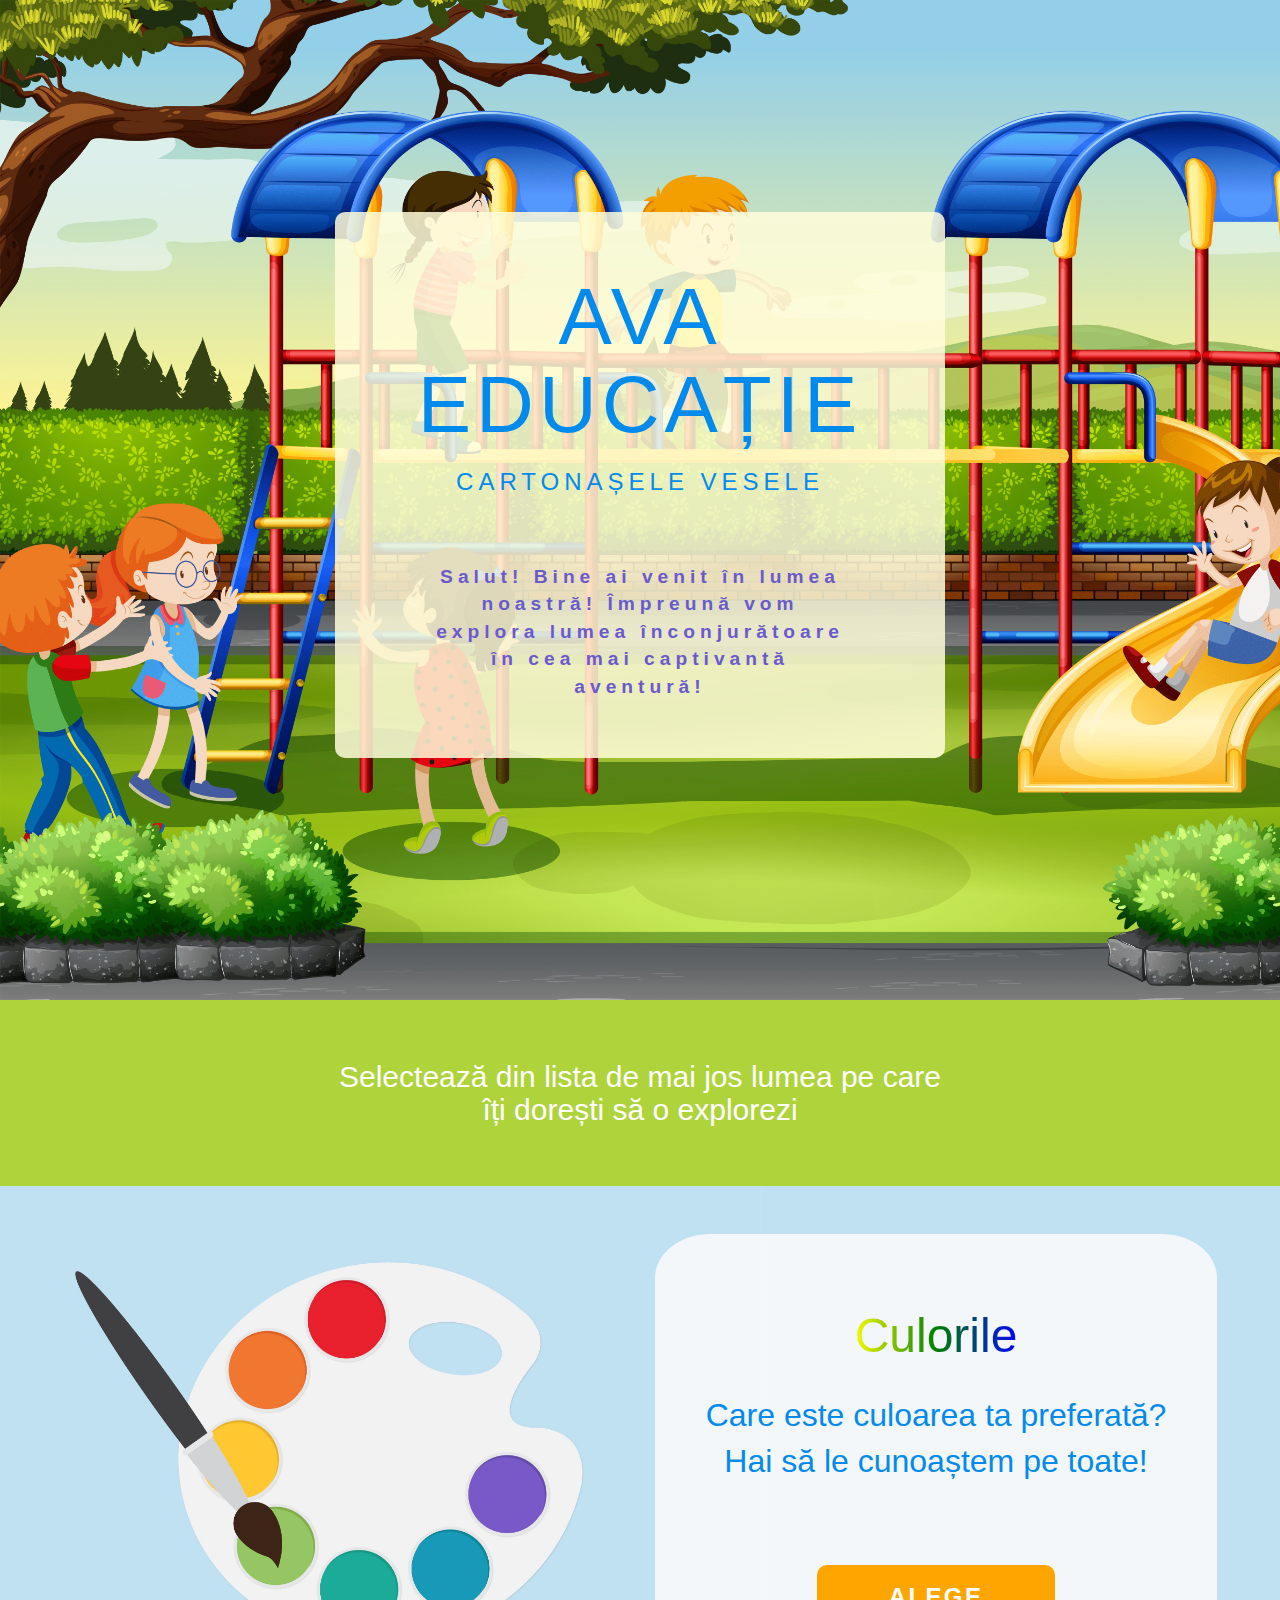
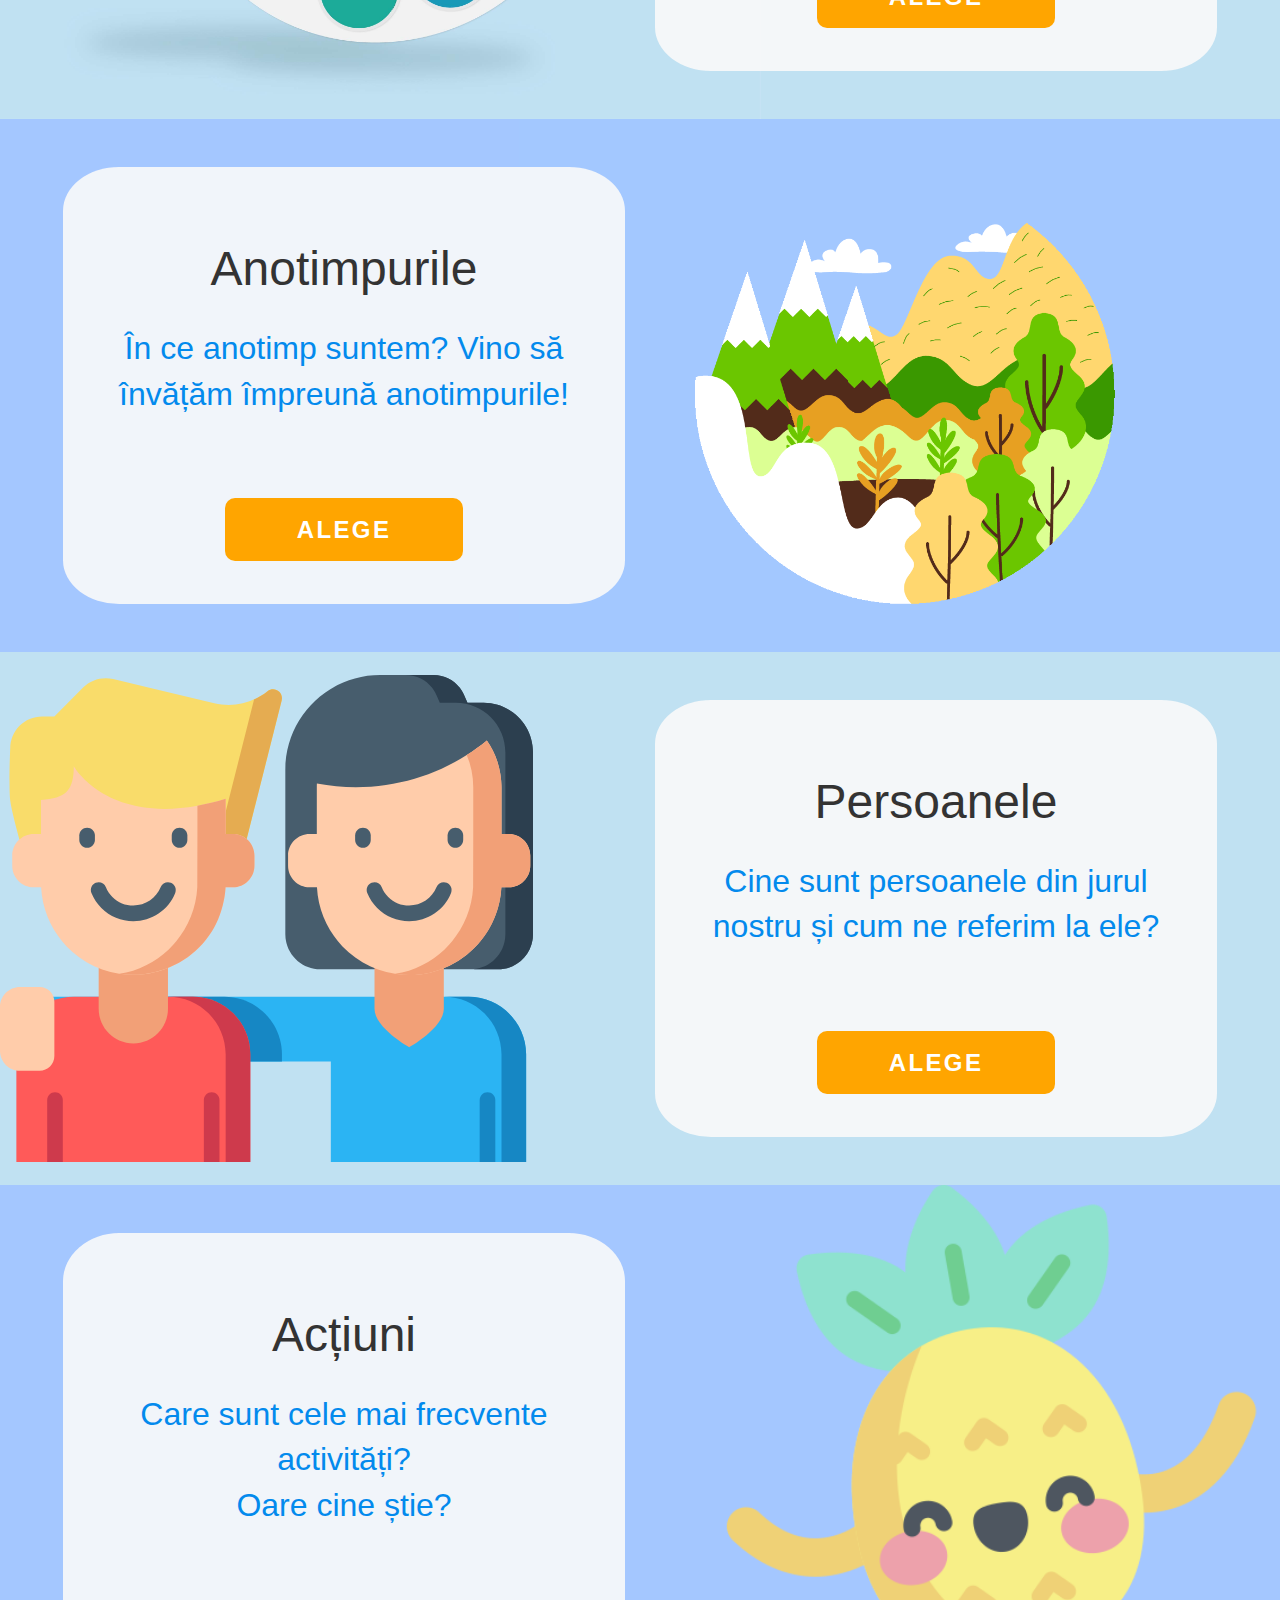
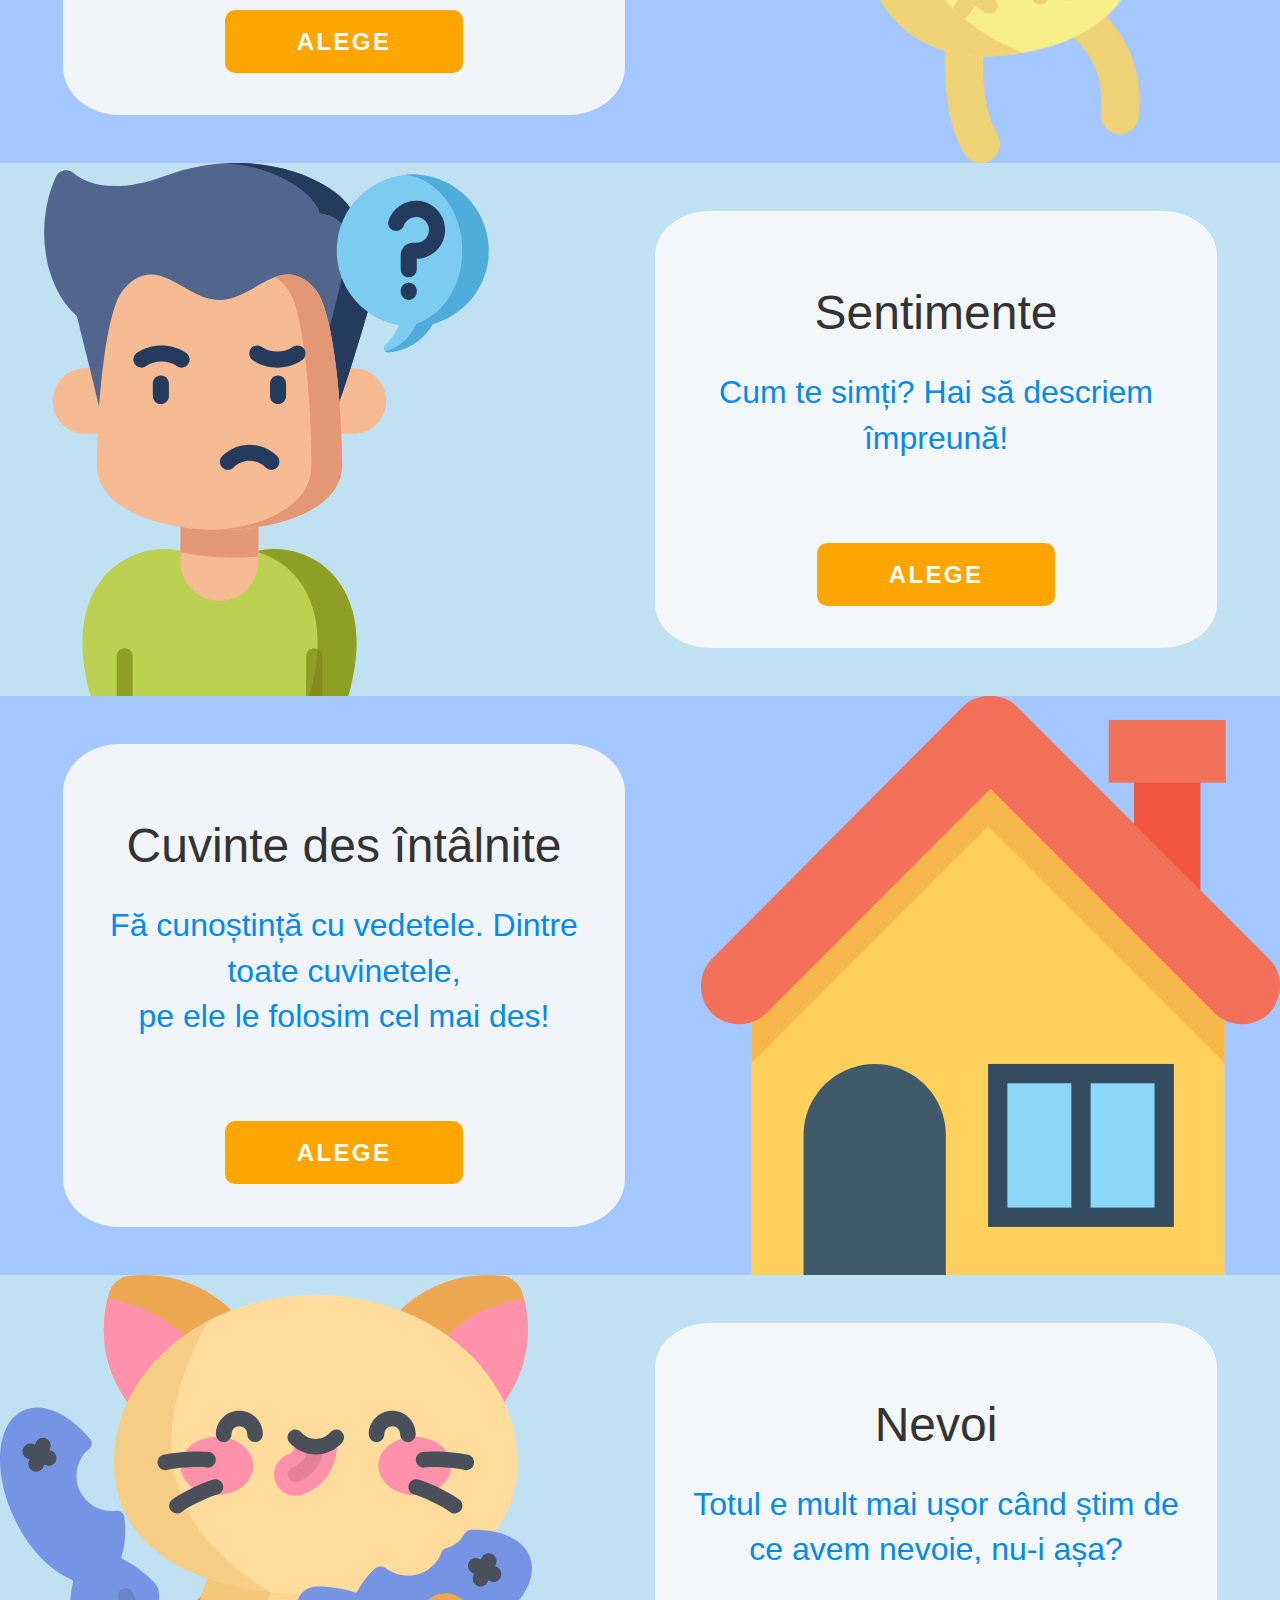
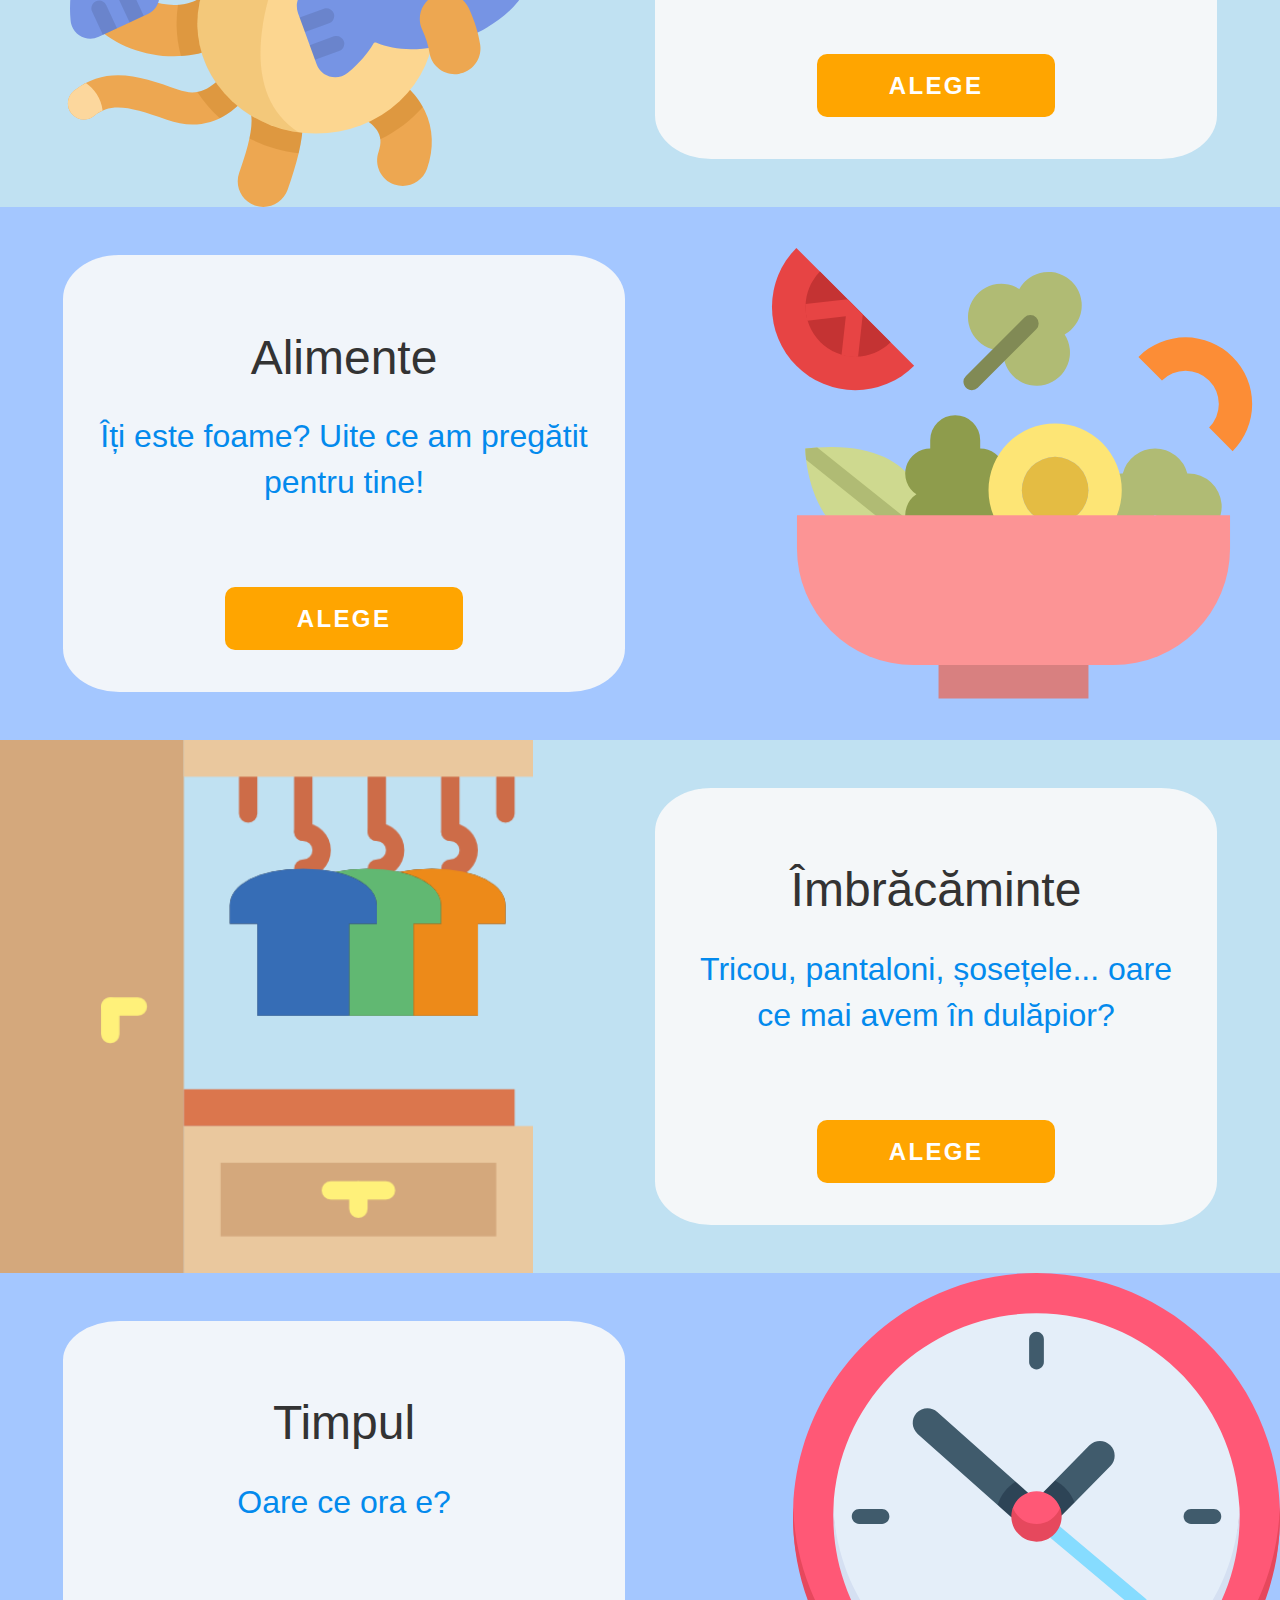
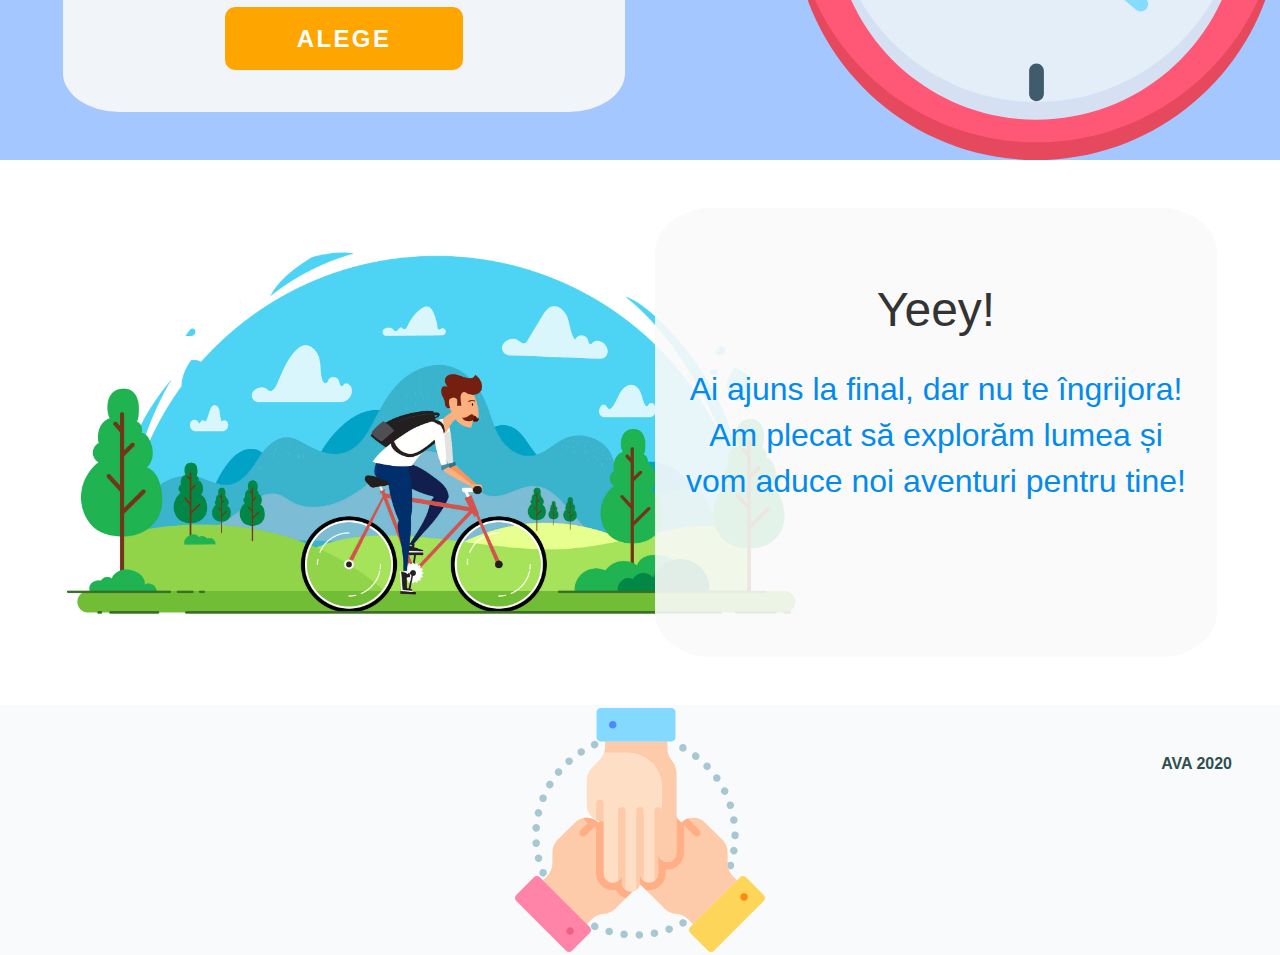
<file: index.html>
<!DOCTYPE html>
<html lang="en">
<head>
  <title>AVA Educație</title>
  <meta charset="utf-8">
  <meta name="viewport" content="width=device-width, initial-scale=1">
  <link rel="stylesheet" href="https://maxcdn.bootstrapcdn.com/bootstrap/3.4.1/css/bootstrap.min.css">
  <script src="https://ajax.googleapis.com/ajax/libs/jquery/3.4.1/jquery.min.js"></script>
  <script src="https://maxcdn.bootstrapcdn.com/bootstrap/3.4.1/js/bootstrap.min.js"></script>
  <link rel="icon" href="resources/general/favicon.ico">
  <link rel="stylesheet" href="styles/main.css">
</head>
<body>

<div class="intro">
  <div class="row">
    <div class="col-md-6 col-md-offset-3 intro-container">
      <div class="intro-text">
        <h1>AVA Educație</h1>
        <h3>Cartonașele Vesele</h3>
        <p>Salut! Bine ai venit în lumea noastră! Împreună vom explora lumea înconjurătoare în cea mai captivantă aventură! </p>
      </div>
    </div>
  </div>
</div>

<h2 class="page-note">Selectează din lista de mai jos lumea pe care <br> îți dorești să o explorezi</h2>

<div class="content-container">
  <div class="row section-colours">
    <div class="col-sm-6 col-xs-12 col-sm-offset-6">
      <div class="category-container">
        <h3 class="rainbow-text">Culorile</h3>
        <p>Care este culoarea ta preferată? Hai să le cunoaștem pe toate!</p>
        <a href="pages/colors.html">Alege</a>
      </div>
    </div>
  </div>
  <div class="row section-seasons">
    <div class="col-sm-6 col-xs-12">
      <div class="category-container">
        <h3>Anotimpurile</h3>
        <p>În ce anotimp suntem? Vino să învățăm împreună anotimpurile!</p>
        <a href="pages/seasons.html">Alege</a>
      </div>
    </div>
  </div>
  <div class="row section-pronouns">
    <div class="col-sm-6 col-xs-12 col-sm-offset-6">
      <div class="category-container">
        <h3>Persoanele</h3>
        <p>Cine sunt persoanele din jurul nostru și cum ne referim la ele?</p>
        <a href="pages/pronouns.html">Alege</a>
      </div>
    </div>
  </div>
  <div class="row section-actions">
    <div class="col-sm-6 col-xs-12">
      <div class="category-container">
        <h3>Acțiuni</h3>
        <p>Care sunt cele mai frecvente activități? <br> Oare cine știe?</p>
        <a href="pages/actions.html">Alege</a>
      </div>
    </div>
  </div>
  <div class="row section-feelings">
    <div class="col-sm-6 col-xs-12 col-sm-offset-6">
      <div class="category-container">
        <h3>Sentimente</h3>
        <p>Cum te simți? Hai să descriem împreună!</p>
        <a href="pages/feelings.html">Alege</a>
      </div>
    </div>
  </div>
  <div class="row section-words">
    <div class="col-sm-6 col-xs-12">
      <div class="category-container">
        <h3>Cuvinte des întâlnite</h3>
        <p>Fă cunoștință cu vedetele. Dintre toate cuvinetele,<br> pe ele le folosim cel mai des!</p>
        <a href="pages/words.html">Alege</a>
      </div>
    </div>
  </div>
  <div class="row section-needs">
    <div class="col-sm-6 col-xs-12 col-sm-offset-6">
      <div class="category-container">
        <h3>Nevoi</h3>
        <p>Totul e mult mai ușor când știm de ce avem nevoie, nu-i așa?</p>
        <a href="pages/needs.html">Alege</a>
      </div>
    </div>
  </div>
  <div class="row section-food">
    <div class="col-sm-6 col-xs-12">
      <div class="category-container">
        <h3>Alimente</h3>
        <p>Îți este foame? Uite ce am pregătit pentru tine!</p>
        <a href="pages/food.html">Alege</a>
      </div>
    </div>
  </div>
  <div class="row section-clothes">
    <div class="col-sm-6 col-xs-12 col-sm-offset-6">
      <div class="category-container">
        <h3>Îmbrăcăminte</h3>
        <p>Tricou, pantaloni, șosețele... oare ce mai avem în dulăpior?</p>
        <a href="pages/clothes.html">Alege</a>
      </div>
    </div>
  </div>
  <div class="row section-time">
    <div class="col-sm-6 col-xs-12">
      <div class="category-container">
        <h3>Timpul</h3>
        <p>Oare ce ora e?</p>
        <a href="pages/time.html">Alege</a>
      </div>
    </div>
  </div>
  <div class="row section-search">
    <div class="col-sm-6 col-xs-12 col-sm-offset-6">
      <div class="category-container">
        <h3>Yeey!</h3>
        <p>Ai ajuns la final, dar nu te îngrijora! Am plecat să explorăm lumea și <br> vom aduce noi aventuri pentru tine!</p>
      </div>
    </div>
  </div>
</div>

<div class="footer">
  <p>AVA 2020</p>
</div>

</body>
</html>
</file>
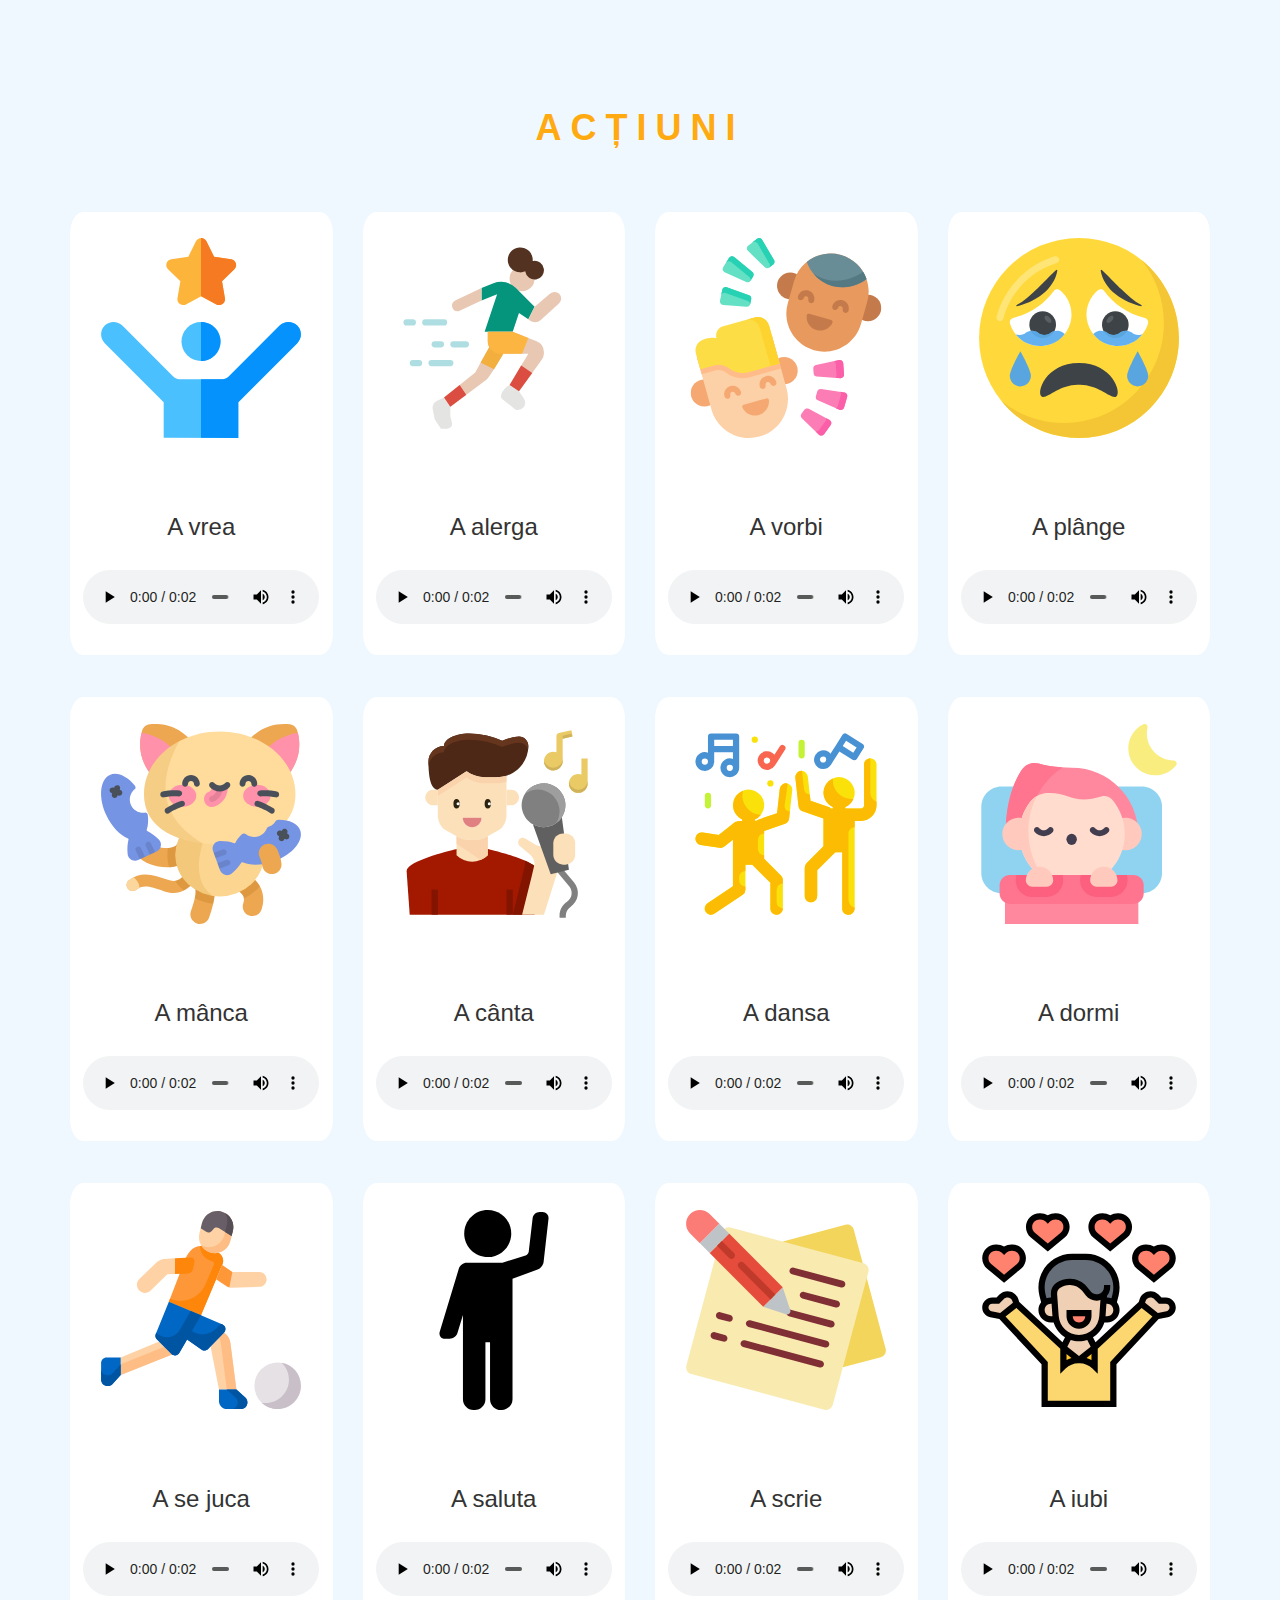
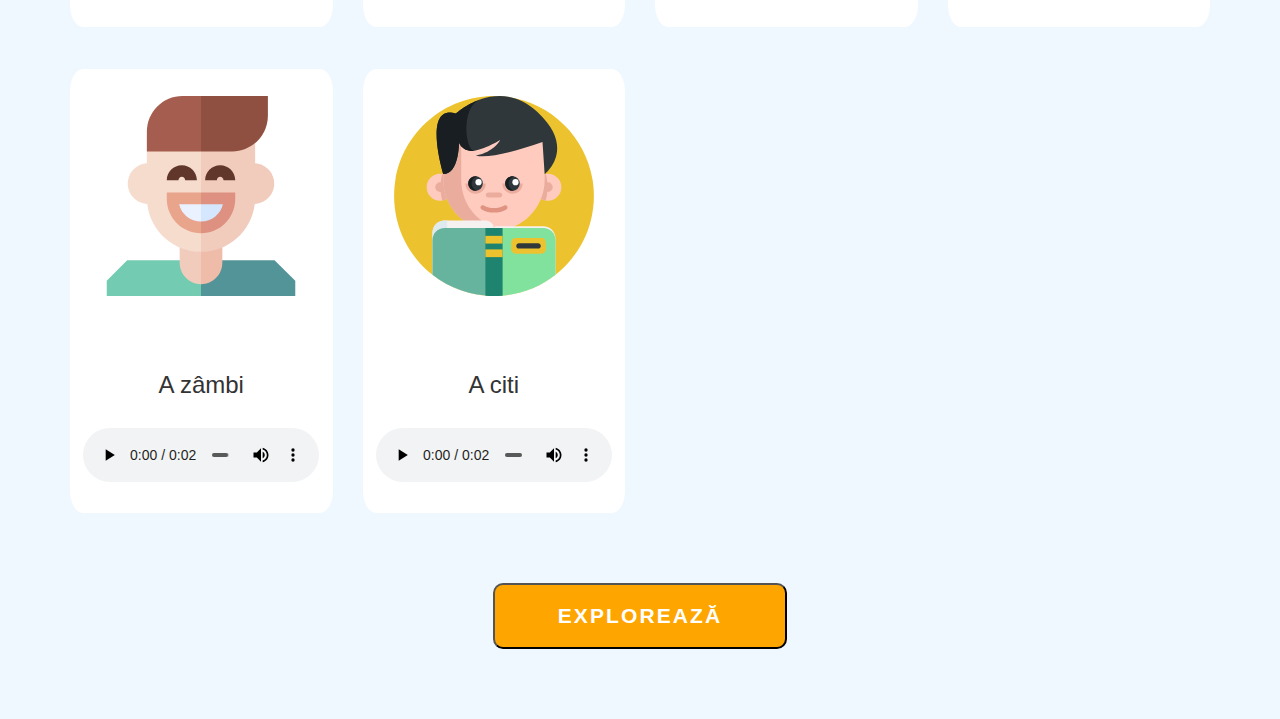
<file: pages/actions.html>
<!DOCTYPE html>
<html lang="en" dir="ltr">

<head>
  <meta charset="utf-8">
  <title>Acțiuni</title>
  <meta charset="utf-8">
  <meta name="viewport" content="width=device-width, initial-scale=1">
  <link rel="stylesheet" href="https://maxcdn.bootstrapcdn.com/bootstrap/3.4.1/css/bootstrap.min.css">
  <script src="https://ajax.googleapis.com/ajax/libs/jquery/3.4.1/jquery.min.js"></script>
  <script src="https://maxcdn.bootstrapcdn.com/bootstrap/3.4.1/js/bootstrap.min.js"></script>
  <link rel="stylesheet" href="../styles/default-style-page.css">
  <link rel="stylesheet" href="../styles/explore.css">
  <link rel="icon" href="../resources/general/favicon.ico">
  <script src="../js/main.js"></script>
</head>

<body>
  <h1>Acțiuni</h1>

      <div class="container">
        <div class="row">
          <div class="col-sm-3">
            <div class="flashcard-container">
              <img src="../resources/flashcards/actions/wish.svg" alt="a vrea">
              <h3>A vrea</h3>
               <audio controls class="mp3-player">
                 <source src="../resources/sounds/actions/a-vrea.mp3" type="audio/mp3">
                 Browser-ul tău nu suportă elemente audio.
              </audio>
            </div>
          </div>
          <div class="col-sm-3">
            <div class="flashcard-container">
              <img src="../resources/flashcards/actions/run.svg" alt="a alerga">
              <h3>A alerga</h3>
              <audio controls class="mp3-player">
                <source src="../resources/sounds/actions/a-alerga.mp3" type="audio/mp3">
                Browser-ul tău nu suportă elemente audio.
             </audio>
            </div>
          </div>
          <div class="col-sm-3">
            <div class="flashcard-container">
              <img src="../resources/flashcards/actions/speak.svg" alt="a vorbi">
              <h3>A vorbi</h3>
              <audio controls class="mp3-player">
                <source src="../resources/sounds/actions/a-vorbi.mp3" type="audio/mp3">
                Browser-ul tău nu suportă elemente audio.
             </audio>
            </div>
          </div>
          <div class="col-sm-3">
            <div class="flashcard-container">
              <img src="../resources/flashcards/actions/cry.svg" alt="a plange">
              <h3>A plânge</h3>
              <audio controls class="mp3-player">
                <source src="../resources/sounds/actions/a-plange.mp3" type="audio/mp3">
                Browser-ul tău nu suportă elemente audio.
             </audio>
            </div>
          </div>
        </div>

        <div class="row">
          <div class="col-sm-3">
            <div class="flashcard-container">
              <img src="../resources/flashcards/actions/eat.svg" alt="a manca">
              <h3>A mânca</h3>
              <audio controls class="mp3-player">
                <source src="../resources/sounds/actions/a-manca.mp3" type="audio/mp3">
                Browser-ul tău nu suportă elemente audio.
             </audio>
            </div>
          </div>
          <div class="col-sm-3">
            <div class="flashcard-container">
              <img src="../resources/flashcards/actions/sing.svg" alt="a canta">
              <h3>A cânta</h3>
              <audio controls class="mp3-player">
                <source src="../resources/sounds/actions/a-canta.mp3" type="audio/mp3">
                Browser-ul tău nu suportă elemente audio.
             </audio>
            </div>
          </div>
          <div class="col-sm-3">
            <div class="flashcard-container">
              <img src="../resources/flashcards/actions/dance.svg" alt="a dansa">
              <h3>A dansa</h3>
              <audio controls class="mp3-player">
                <source src="../resources/sounds/actions/a-dansa.mp3" type="audio/mp3">
                Browser-ul tău nu suportă elemente audio.
             </audio>
            </div>
          </div>
          <div class="col-sm-3">
            <div class="flashcard-container">
              <img src="../resources/flashcards/actions/sleep.svg" alt="a dormi">
              <h3>A dormi</h3>
              <audio controls class="mp3-player">
                <source src="../resources/sounds/actions/a-dormi.mp3" type="audio/mp3">
                Browser-ul tău nu suportă elemente audio.
             </audio>
            </div>
          </div>
        </div>

        <div class="row">
          <div class="col-sm-3">
            <div class="flashcard-container">
              <img src="../resources/flashcards/actions/play.svg" alt="a se juca">
              <h3>A se juca</h3>
              <audio controls class="mp3-player">
                <source src="../resources/sounds/actions/a-se-juca.mp3" type="audio/mp3">
                Browser-ul tău nu suportă elemente audio.
             </audio>
            </div>
          </div>
          <div class="col-sm-3">
            <div class="flashcard-container">
              <img src="../resources/flashcards/actions/wave.svg" alt="a saluta">
              <h3>A saluta</h3>
              <audio controls class="mp3-player">
                <source src="../resources/sounds/actions/a-saluta.mp3" type="audio/mp3">
                Browser-ul tău nu suportă elemente audio.
             </audio>
            </div>
          </div>
          <div class="col-sm-3">
            <div class="flashcard-container">
              <img src="../resources/flashcards/actions/write.svg" alt="a scrie">
              <h3>A scrie</h3>
              <audio controls class="mp3-player">
                <source src="../resources/sounds/actions/a-scrie.mp3" type="audio/mp3">
                Browser-ul tău nu suportă elemente audio.
             </audio>
            </div>
          </div>
          <div class="col-sm-3">
            <div class="flashcard-container">
              <img src="../resources/flashcards/actions/love.svg" alt="a iubi">
              <h3>A iubi</h3>
              <audio controls class="mp3-player">
                <source src="../resources/sounds/actions/a-iubi.mp3" type="audio/mp3">
                Browser-ul tău nu suportă elemente audio.
             </audio>
            </div>
          </div>
        </div>

        <div class="row">
          <div class="col-sm-3">
            <div class="flashcard-container">
              <img src="../resources/flashcards/actions/smile.svg" alt="a zambi">
              <h3>A zâmbi</h3>
              <audio controls class="mp3-player">
                <source src="../resources/sounds/actions/a-zambi.mp3" type="audio/mp3">
                Browser-ul tău nu suportă elemente audio.
             </audio>
            </div>
          </div>
          <div class="col-sm-3">
            <div class="flashcard-container">
              <img src="../resources/flashcards/actions/read.svg" alt="a citi">
              <h3>A citi</h3>
              <audio controls class="mp3-player">
                <source src="../resources/sounds/actions/a-citi.mp3" type="audio/mp3">
                Browser-ul tău nu suportă elemente audio.
             </audio>
            </div>
          </div>
        </div>

        <div class="row explore-button-container ">
          <div class="col-md-10 col-md-offset-1">
            <button type="button" name="exploreaza" class="explore-button" onClick="showExploreContainer()">Explorează</button>

            <div id="documents-container" style="display: none;">
              <p>Selectează din lista de mai jos fișa de lucru pe care îți dorești să o descarci:</p>
              <a href="../resources/worksheets/actions/pdf/Actiuni-Planse-de-colorat.pdf" download="Actiuni-Planse-de-colorat.pdf" target="_blank">Planșe de colorat</a><br/>
              <a href="../resources/worksheets/actions/pdf/Actiuni-Potriveste-Imaginile.pdf" download="Actiuni-Potriveste-Imaginile.pdf" target="_blank">Potrivește imaginile</a><br/>
              <a href="../resources/worksheets/actions/pdf/Actiuni-Banca-de-cuvinte.pdf" download="Actiuni-Banca-de-cuvinte.pdf" target="_blank">Banca de cuvinte</a><br/>
              <a href="../resources/worksheets/actions/pdf/Actiuni-Banca-de-imagini.pdf" download="Actiuni-Banca-de-imagini.pdf" target="_blank">Banca de imagini</a><br/>
            </div>
          </div>
        </div>
      </div>
</body>

</html>
</file>
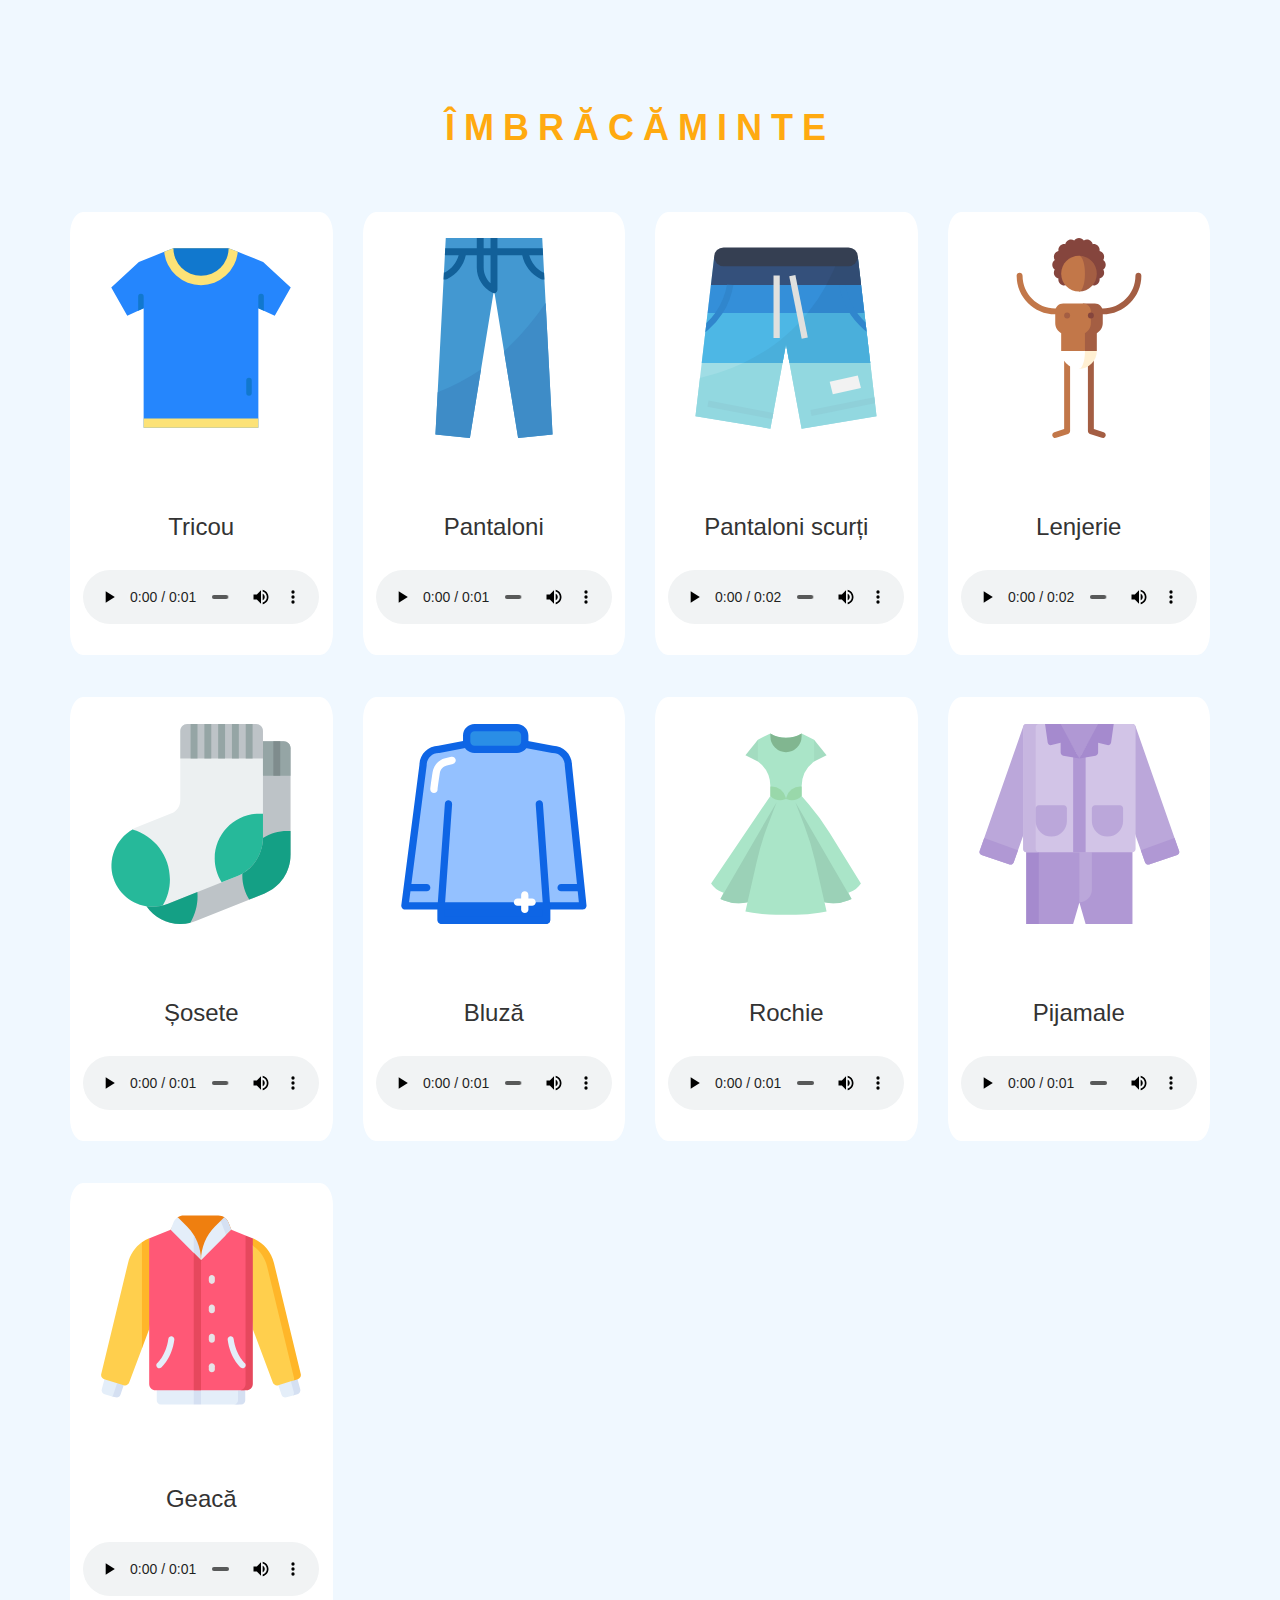
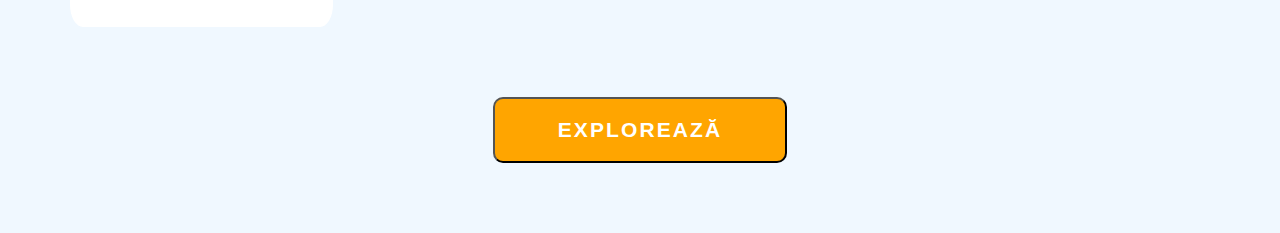
<file: pages/clothes.html>
<!DOCTYPE html>
<html lang="en" dir="ltr">

<head>
  <meta charset="utf-8">
  <title>Îmbrăcăminte</title>
  <meta charset="utf-8">
  <meta name="viewport" content="width=device-width, initial-scale=1">
  <link rel="stylesheet" href="https://maxcdn.bootstrapcdn.com/bootstrap/3.4.1/css/bootstrap.min.css">
  <script src="https://ajax.googleapis.com/ajax/libs/jquery/3.4.1/jquery.min.js"></script>
  <script src="https://maxcdn.bootstrapcdn.com/bootstrap/3.4.1/js/bootstrap.min.js"></script>
  <link rel="stylesheet" href="../styles/default-style-page.css">
  <link rel="stylesheet" href="../styles/explore.css">
  <link rel="icon" href="../resources/general/favicon.ico">
  <script src="../js/main.js"></script>
</head>

<body>
  <h1>Îmbrăcăminte</h1>

      <div class="container">
        <div class="row">
          <div class="col-sm-3">
            <div class="flashcard-container">
              <img src="../resources/flashcards/clothes/shirt.svg" alt="tricou">
              <h3>Tricou</h3>
              <audio controls class="mp3-player">
                <source src="../resources/sounds/clothes/tricou.mp3" type="audio/mp3">
                Browser-ul tău nu suportă elemente audio.
             </audio>
            </div>
          </div>
          <div class="col-sm-3">
            <div class="flashcard-container">
              <img src="../resources/flashcards/clothes/jeans.svg" alt="pantaloni">
              <h3>Pantaloni</h3>
              <audio controls class="mp3-player">
                <source src="../resources/sounds/clothes/pantaloni.mp3" type="audio/mp3">
                Browser-ul tău nu suportă elemente audio.
             </audio>
            </div>
          </div>
          <div class="col-sm-3">
            <div class="flashcard-container">
              <img src="../resources/flashcards/clothes/swimwear.svg" alt="pantaloni scurti">
              <h3>Pantaloni scurți</h3>
              <audio controls class="mp3-player">
                <source src="../resources/sounds/clothes/pantaloni-scurti.mp3" type="audio/mp3">
                Browser-ul tău nu suportă elemente audio.
             </audio>
            </div>
          </div>
          <div class="col-sm-3">
            <div class="flashcard-container">
              <img src="../resources/flashcards/clothes/underwear.svg" alt="lenjerie">
              <h3>Lenjerie</h3>
              <audio controls class="mp3-player">
                <source src="../resources/sounds/clothes/lenjerie.mp3" type="audio/mp3">
                Browser-ul tău nu suportă elemente audio.
             </audio>
            </div>
          </div>
        </div>

        <div class="row">
          <div class="col-sm-3">
            <div class="flashcard-container">
              <img src="../resources/flashcards/clothes/socks.svg" alt="sosete">
              <h3>Șosete</h3>
              <audio controls class="mp3-player">
                <source src="../resources/sounds/clothes/sosete.mp3" type="audio/mp3">
                Browser-ul tău nu suportă elemente audio.
             </audio>
            </div>
          </div>
          <div class="col-sm-3">
            <div class="flashcard-container">
              <img src="../resources/flashcards/clothes/blouse.svg" alt="bluza">
              <h3>Bluză</h3>
              <audio controls class="mp3-player">
                <source src="../resources/sounds/clothes/bluza.mp3" type="audio/mp3">
                Browser-ul tău nu suportă elemente audio.
             </audio>
            </div>
          </div>
          <div class="col-sm-3">
            <div class="flashcard-container">
              <img src="../resources/flashcards/clothes/dress.svg" alt="rochie">
              <h3>Rochie</h3>
              <audio controls class="mp3-player">
                <source src="../resources/sounds/clothes/rochie.mp3" type="audio/mp3">
                Browser-ul tău nu suportă elemente audio.
             </audio>
            </div>
          </div>
          <div class="col-sm-3">
            <div class="flashcard-container">
              <img src="../resources/flashcards/clothes/pijama.svg" alt="pijamale">
              <h3>Pijamale</h3>
              <audio controls class="mp3-player">
                <source src="../resources/sounds/clothes/pijamale.mp3" type="audio/mp3">
                Browser-ul tău nu suportă elemente audio.
             </audio>
            </div>
          </div>
        </div>

        <div class="row">
          <div class="col-sm-3">
            <div class="flashcard-container">
              <img src="../resources/flashcards/clothes/jacket.svg" alt="geaca">
              <h3>Geacă</h3>
              <audio controls class="mp3-player">
                <source src="../resources/sounds/clothes/geaca.mp3" type="audio/mp3">
                Browser-ul tău nu suportă elemente audio.
             </audio>
            </div>
          </div>
        </div>

        <div class="row explore-button-container ">
          <div class="col-md-10 col-md-offset-1">
            <button type="button" name="exploreaza" class="explore-button" onClick="showExploreContainer()">Explorează</button>

            <div id="documents-container" style="display: none;">
              <p>Selectează din lista de mai jos fișa de lucru pe care îți dorești să o descarci:</p>
              <a href="../resources/worksheets/clothes/pdf/Imbracaminte-Planse-de-colorat.pdf" download="Imbracaminte-Planse-de-colorat.pdf" target="_blank">Planșe de colorat</a><br/>
              <a href="../resources/worksheets/clothes/pdf/Imbracaminte-Potriveste-Imaginile.pdf" download="Imbracaminte-Potriveste-Imaginile.pdf" target="_blank">Potrivește imaginile</a><br/>
              <a href="../resources/worksheets/clothes/pdf/Imbracaminte-Banca-de-cuvinte.pdf" download="Imbracaminte-Banca-de-cuvinte.pdf" target="_blank">Banca de cuvinte</a><br/>
              <a href="../resources/worksheets/clothes/pdf/Imbracaminte-Banca-de-imagini.pdf" download="Imbracaminte-Banca-de-imagini.pdf" target="_blank">Banca de imagini</a><br/>
            </div>
          </div>
        </div>
      </div>
</body>

</html>
</file>
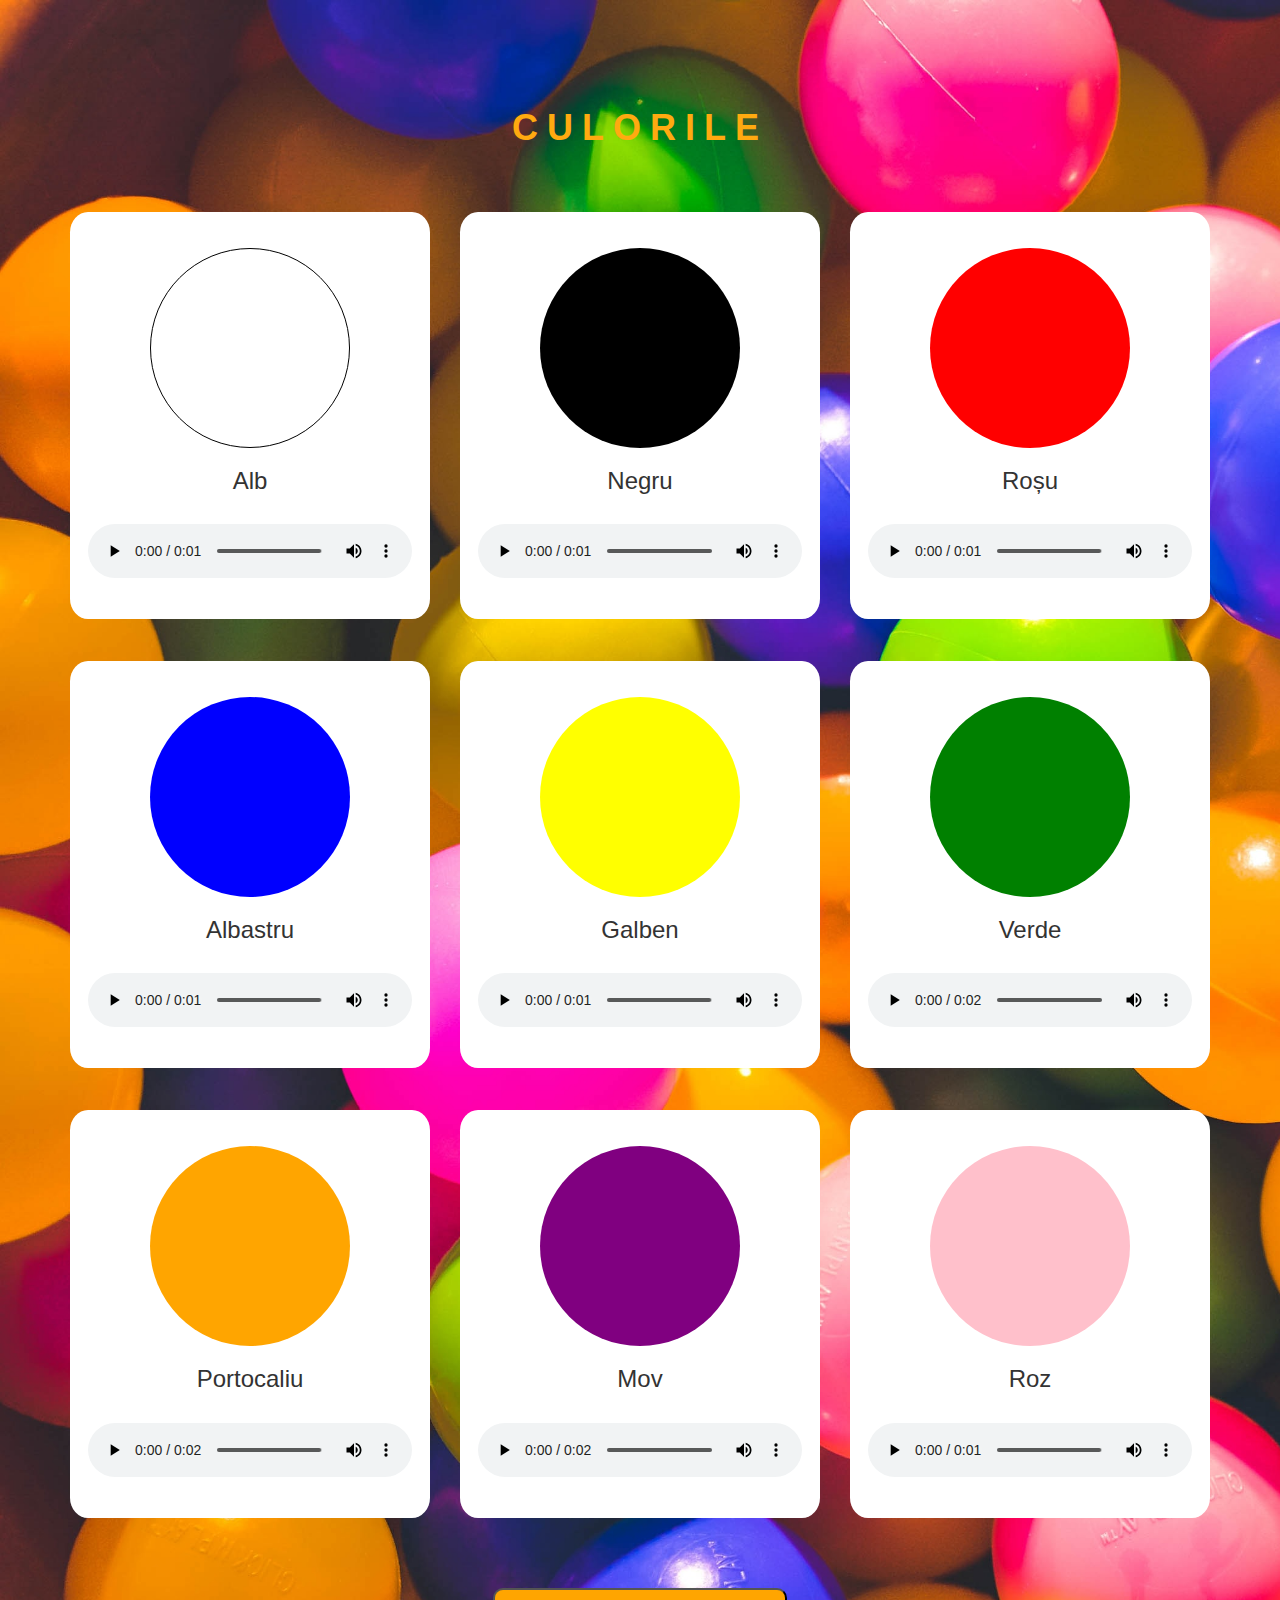
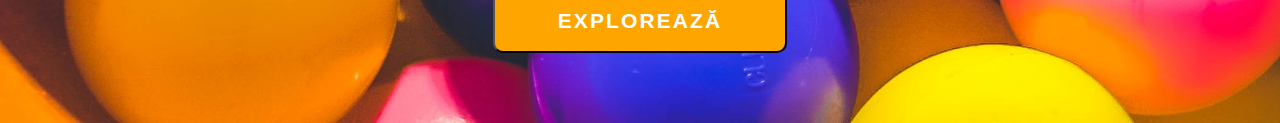
<file: pages/colors.html>
<!DOCTYPE html>
<html lang="en" dir="ltr">

<head>
  <meta charset="utf-8">
  <title>Culorile</title>
  <meta charset="utf-8">
  <meta name="viewport" content="width=device-width, initial-scale=1">
  <link rel="stylesheet" href="https://maxcdn.bootstrapcdn.com/bootstrap/3.4.1/css/bootstrap.min.css">
  <script src="https://ajax.googleapis.com/ajax/libs/jquery/3.4.1/jquery.min.js"></script>
  <script src="https://maxcdn.bootstrapcdn.com/bootstrap/3.4.1/js/bootstrap.min.js"></script>
  <link rel="stylesheet" href="../styles/colors-page.css">
  <link rel="icon" href="../resources/general/favicon.ico">
  <link rel="stylesheet" href="../styles/explore.css">
  <script src="../js/main.js"></script>
</head>

<body>
  <h1>Culorile</h1>

      <div class="container">
        <div class="row">
          <div class="col-sm-4">
            <div class="flashcard-container">
              <div class="color-white"></div>
              <h3>Alb</h3>
              <audio controls class="mp3-player">
                <source src="../resources/sounds/colors/alb.mp3" type="audio/mp3">
                Browser-ul tău nu suportă elemente audio.
             </audio>
            </div>
          </div>
          <div class="col-sm-4">
            <div class="flashcard-container">
              <div class="color-black"></div>
              <h3>Negru</h3>
              <audio controls class="mp3-player">
                <source src="../resources/sounds/colors/negru.mp3" type="audio/mp3">
                Browser-ul tău nu suportă elemente audio.
             </audio>
            </div>
          </div>
          <div class="col-sm-4">
            <div class="flashcard-container">
              <div class="color-red"></div>
              <h3>Roșu</h3>
              <audio controls class="mp3-player">
                <source src="../resources/sounds/colors/rosu.mp3" type="audio/mp3">
                Browser-ul tău nu suportă elemente audio.
             </audio>
            </div>
          </div>
        </div>

        <div class="row">
          <div class="col-sm-4">
            <div class="flashcard-container">
              <div class="color-blue"></div>
              <h3>Albastru</h3>
              <audio controls class="mp3-player">
                <source src="../resources/sounds/colors/albastru.mp3" type="audio/mp3">
                Browser-ul tău nu suportă elemente audio.
             </audio>
            </div>
          </div>
          <div class="col-sm-4">
            <div class="flashcard-container">
              <div class="color-yellow"></div>
              <h3>Galben</h3>
              <audio controls class="mp3-player">
                <source src="../resources/sounds/colors/galben.mp3" type="audio/mp3">
                Browser-ul tău nu suportă elemente audio.
             </audio>
            </div>
          </div>
          <div class="col-sm-4">
            <div class="flashcard-container">
              <div class="color-green"></div>
              <h3>Verde</h3>
              <audio controls class="mp3-player">
                <source src="../resources/sounds/colors/verde.mp3" type="audio/mp3">
                Browser-ul tău nu suportă elemente audio.
             </audio>
            </div>
          </div>
        </div>

        <div class="row">
          <div class="col-sm-4">
            <div class="flashcard-container">
              <div class="color-orange"></div>
              <h3>Portocaliu</h3>
              <audio controls class="mp3-player">
                <source src="../resources/sounds/colors/portocaliu.mp3" type="audio/mp3">
                Browser-ul tău nu suportă elemente audio.
             </audio>
            </div>
          </div>
          <div class="col-sm-4">
            <div class="flashcard-container">
              <div class="color-purple"></div>
              <h3>Mov</h3>
              <audio controls class="mp3-player">
                <source src="../resources/sounds/colors/mov.mp3" type="audio/mp3">
                Browser-ul tău nu suportă elemente audio.
             </audio>
            </div>
          </div>
          <div class="col-sm-4">
            <div class="flashcard-container">
              <div class="color-pink"></div>
              <h3>Roz</h3>
              <audio controls class="mp3-player">
                <source src="../resources/sounds/colors/roz.mp3" type="audio/mp3">
                Browser-ul tău nu suportă elemente audio.
             </audio>
            </div>
          </div>
        </div>

        <div class="row explore-button-container ">
          <div class="col-md-10 col-md-offset-1">
            <button type="button" name="exploreaza" class="explore-button" onClick="showExploreContainer()">Explorează</button>

            <div id="documents-container" style="display: none;">
              <p>Selectează din lista de mai jos fișa de lucru pe care îți dorești să o descarci:</p>
              <a href="../resources/worksheets/colors/pdf/Culorile-Planse-de-colorat.pdf" download="Culorile-Planse-de-colorat.pdf" target="_blank">Planșe de colorat</a><br/>
              <a href="../resources/worksheets/colors/pdf/Culorile-Potriveste-Imaginile.pdf" download="Culorile-Potriveste-Imaginile.pdf" target="_blank">Potrivește imaginile</a><br/>
              <a href="../resources/worksheets/colors/pdf/Culorile-Banca-de-cuvinte.pdf" download="Culorile-Banca-de-cuvinte.pdf" target="_blank">Banca de cuvinte</a><br/>
              <a href="../resources/worksheets/colors/pdf/Culorile-Banca-de-imagini.pdf" download="Culorile-Banca-de-imagini.pdf" target="_blank">Banca de imagini</a><br/>
            </div>
          </div>
        </div>
      </div>
</body>

</html>
</file>
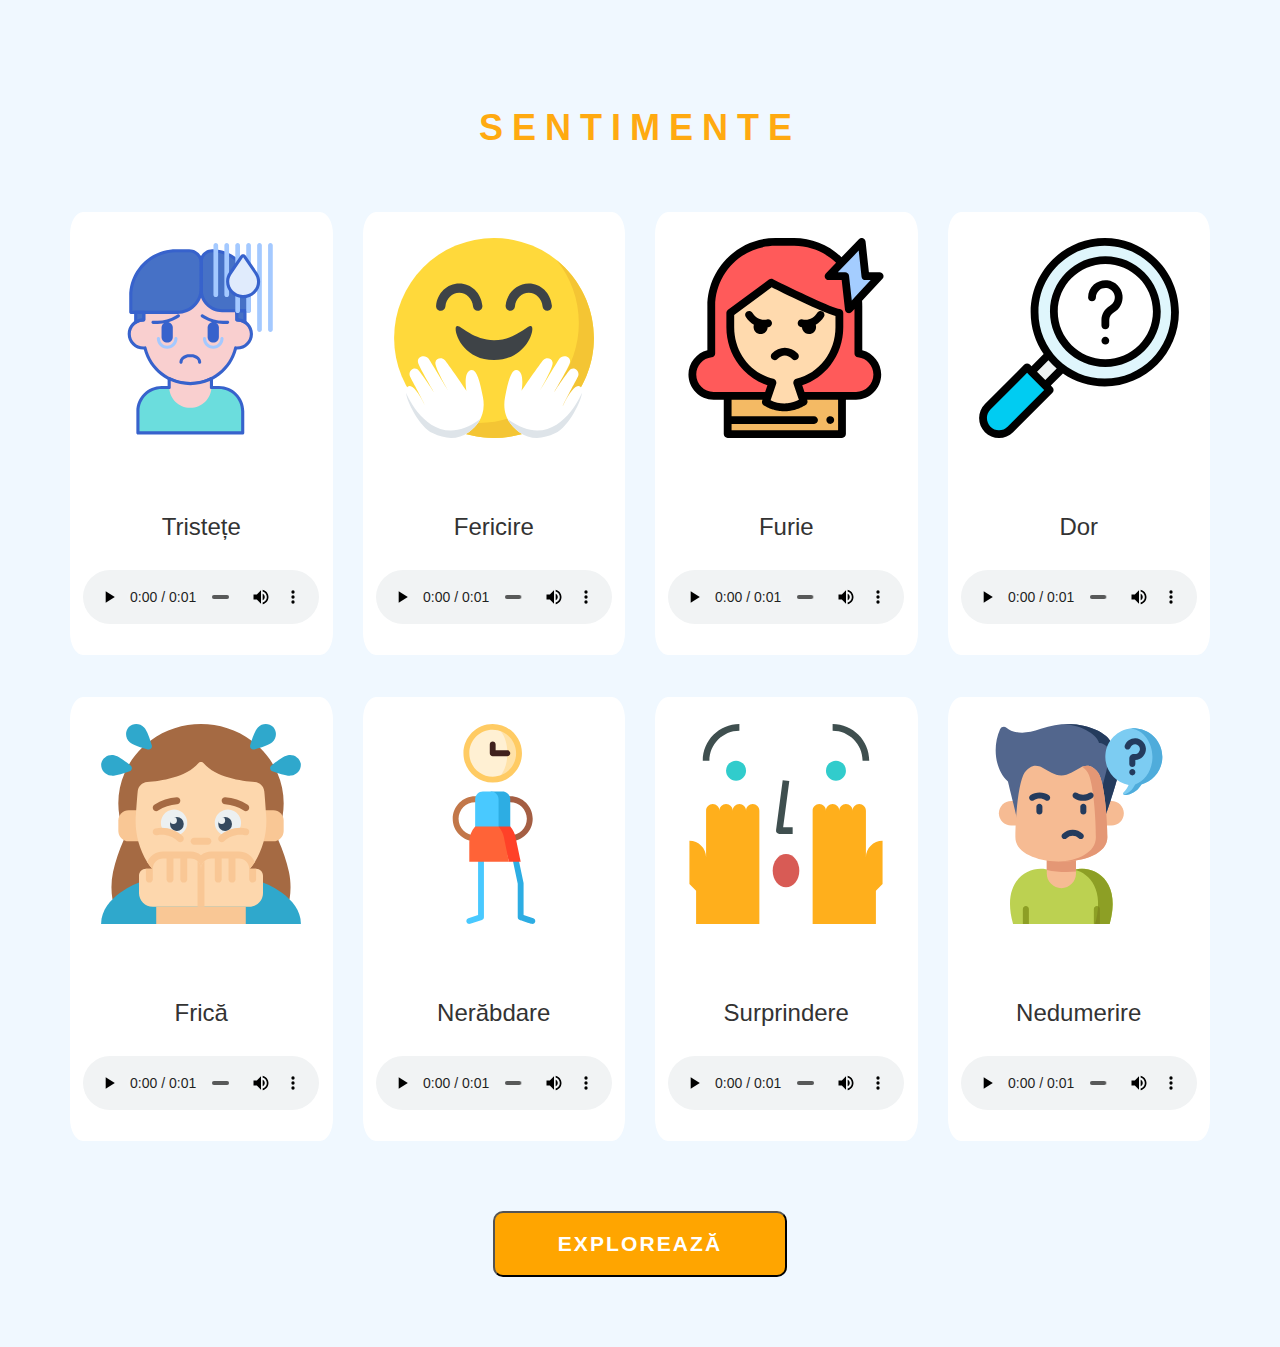
<file: pages/feelings.html>
<!DOCTYPE html>
<html lang="en" dir="ltr">

<head>
  <meta charset="utf-8">
  <title>Sentimente</title>
  <meta charset="utf-8">
  <meta name="viewport" content="width=device-width, initial-scale=1">
  <link rel="stylesheet" href="https://maxcdn.bootstrapcdn.com/bootstrap/3.4.1/css/bootstrap.min.css">
  <script src="https://ajax.googleapis.com/ajax/libs/jquery/3.4.1/jquery.min.js"></script>
  <script src="https://maxcdn.bootstrapcdn.com/bootstrap/3.4.1/js/bootstrap.min.js"></script>
  <link rel="stylesheet" href="../styles/default-style-page.css">
  <link rel="icon" href="../resources/general/favicon.ico">
  <link rel="stylesheet" href="../styles/explore.css">
  <script src="../js/main.js"></script>
</head>

<body>
  <h1>Sentimente</h1>

      <div class="container">
        <div class="row">
          <div class="col-sm-3">
            <div class="flashcard-container">
              <img src="../resources/flashcards/feelings/anxiety.svg" alt="tristete">
              <h3>Tristețe</h3>
              <audio controls class="mp3-player">
                <source src="../resources/sounds/feelings/tristete.mp3" type="audio/mp3">
                Browser-ul tău nu suportă elemente audio.
             </audio>
            </div>
          </div>
          <div class="col-sm-3">
            <div class="flashcard-container">
              <img src="../resources/flashcards/feelings/happy.svg" alt="fericire">
              <h3>Fericire</h3>
              <audio controls class="mp3-player">
                <source src="../resources/sounds/feelings/fericire.mp3" type="audio/mp3">
                Browser-ul tău nu suportă elemente audio.
             </audio>
            </div>
          </div>
          <div class="col-sm-3">
            <div class="flashcard-container">
              <img src="../resources/flashcards/feelings/anger.svg" alt="furie">
              <h3>Furie</h3>
              <audio controls class="mp3-player">
                <source src="../resources/sounds/feelings/furie.mp3" type="audio/mp3">
                Browser-ul tău nu suportă elemente audio.
             </audio>
            </div>
          </div>
          <div class="col-sm-3">
            <div class="flashcard-container">
              <img src="../resources/flashcards/feelings/question.svg" alt="dor">
              <h3>Dor</h3>
              <audio controls class="mp3-player">
                <source src="../resources/sounds/feelings/dor.mp3" type="audio/mp3">
                Browser-ul tău nu suportă elemente audio.
             </audio>
            </div>
          </div>
        </div>

        <div class="row">
          <div class="col-sm-3">
            <div class="flashcard-container">
              <img src="../resources/flashcards/feelings/fear.svg" alt="frica">
              <h3>Frică</h3>
              <audio controls class="mp3-player">
                <source src="../resources/sounds/feelings/frica.mp3" type="audio/mp3">
                Browser-ul tău nu suportă elemente audio.
             </audio>
            </div>
          </div>
          <div class="col-sm-3">
            <div class="flashcard-container">
              <img src="../resources/flashcards/feelings/impacient.svg" alt="nerabdare">
              <h3>Nerăbdare</h3>
              <audio controls class="mp3-player">
                <source src="../resources/sounds/feelings/nerabdare.mp3" type="audio/mp3">
                Browser-ul tău nu suportă elemente audio.
             </audio>
            </div>
          </div>
          <div class="col-sm-3">
            <div class="flashcard-container">
              <img src="../resources/flashcards/feelings/surprised.svg" alt="surprindere">
              <h3>Surprindere</h3>
              <audio controls class="mp3-player">
                <source src="../resources/sounds/feelings/surprindere.mp3" type="audio/mp3">
                Browser-ul tău nu suportă elemente audio.
             </audio>
            </div>
          </div>
          <div class="col-sm-3">
            <div class="flashcard-container">
              <img src="../resources/flashcards/feelings/confused.svg" alt="nedumerire">
              <h3>Nedumerire</h3>
              <audio controls class="mp3-player">
                <source src="../resources/sounds/feelings/nedumerire.mp3" type="audio/mp3">
                Browser-ul tău nu suportă elemente audio.
             </audio>
            </div>
          </div>
        </div>

        <div class="row explore-button-container ">
          <div class="col-md-10 col-md-offset-1">
            <button type="button" name="exploreaza" class="explore-button" onClick="showExploreContainer()">Explorează</button>

            <div id="documents-container" style="display: none;">
              <p>Selectează din lista de mai jos fișa de lucru pe care îți dorești să o descarci:</p>
              <a href="../resources/worksheets/feelings/pdf/Sentimente-Planse-de-colorat.pdf" download="Sentimente-Planse-de-colorat.pdf" target="_blank">Planșe de colorat</a><br/>
              <a href="../resources/worksheets/feelings/pdf/Sentimente-Potriveste-Imaginile.pdf" download="Sentimente-Potriveste-Imaginile.pdf" target="_blank">Potrivește imaginile</a><br/>
              <a href="../resources/worksheets/feelings/pdf/Sentimente-Banca-de-cuvinte.pdf" download="Sentimente-Banca-de-cuvinte.pdf" target="_blank">Banca de cuvinte</a><br/>
              <a href="../resources/worksheets/feelings/pdf/Sentimente-Banca-de-imagini.pdf" download="Sentimente-Banca-de-imagini.pdf" target="_blank">Banca de imagini</a><br/>
            </div>
          </div>
        </div>
      </div>
</body>

</html>
</file>
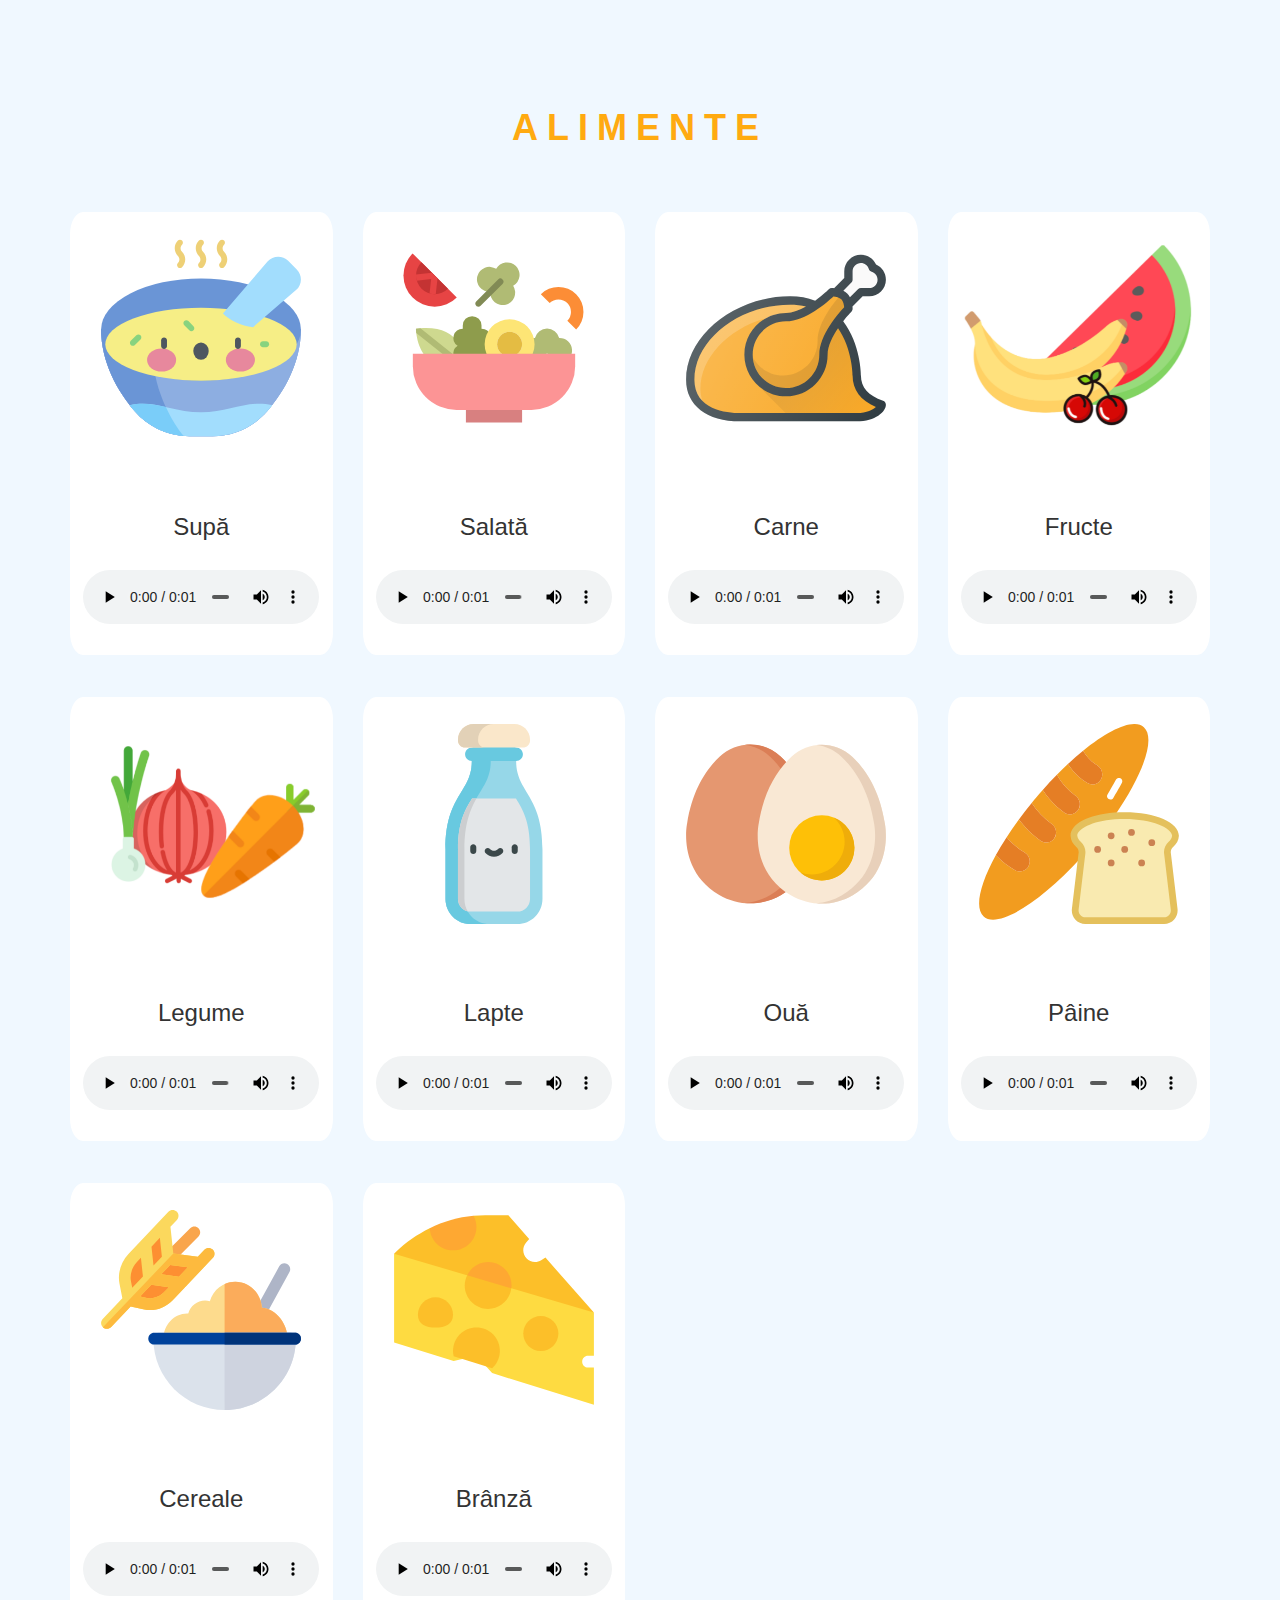
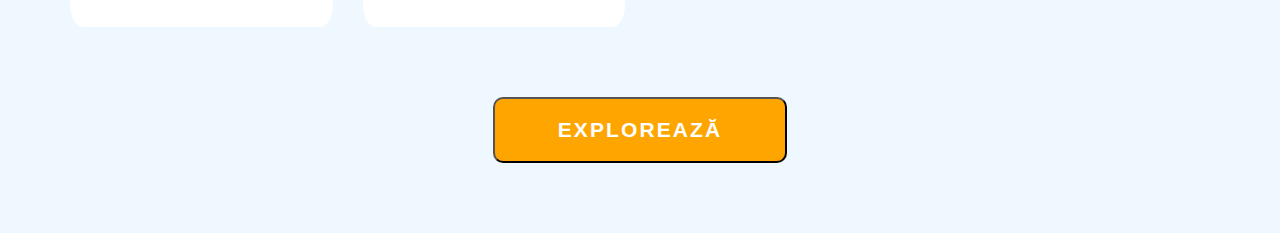
<file: pages/food.html>
<!DOCTYPE html>
<html lang="en" dir="ltr">

<head>
  <meta charset="utf-8">
  <title>Alimente</title>
  <meta charset="utf-8">
  <meta name="viewport" content="width=device-width, initial-scale=1">
  <link rel="stylesheet" href="https://maxcdn.bootstrapcdn.com/bootstrap/3.4.1/css/bootstrap.min.css">
  <script src="https://ajax.googleapis.com/ajax/libs/jquery/3.4.1/jquery.min.js"></script>
  <script src="https://maxcdn.bootstrapcdn.com/bootstrap/3.4.1/js/bootstrap.min.js"></script>
  <link rel="stylesheet" href="../styles/default-style-page.css">
  <link rel="icon" href="../resources/general/favicon.ico">
  <link rel="stylesheet" href="../styles/explore.css">
  <script src="../js/main.js"></script>
</head>

<body>
  <h1>Alimente</h1>

      <div class="container">
        <div class="row">
          <div class="col-sm-3">
            <div class="flashcard-container">
              <img src="../resources/flashcards/food/soup.svg" alt="supa">
              <h3>Supă</h3>
              <audio controls class="mp3-player">
                <source src="../resources/sounds/food/supa.mp3" type="audio/mp3">
                Browser-ul tău nu suportă elemente audio.
             </audio>
            </div>
          </div>
          <div class="col-sm-3">
            <div class="flashcard-container">
              <img src="../resources/flashcards/food/salad.svg" alt="salata">
              <h3>Salată</h3>
              <audio controls class="mp3-player">
                <source src="../resources/sounds/food/salata.mp3" type="audio/mp3">
                Browser-ul tău nu suportă elemente audio.
             </audio>
            </div>
          </div>
          <div class="col-sm-3">
            <div class="flashcard-container">
              <img src="../resources/flashcards/food/meat.svg" alt="carne">
              <h3>Carne</h3>
              <audio controls class="mp3-player">
                <source src="../resources/sounds/food/carne.mp3" type="audio/mp3">
                Browser-ul tău nu suportă elemente audio.
             </audio>
            </div>
          </div>
          <div class="col-sm-3">
            <div class="flashcard-container">
              <img src="../resources/flashcards/food/fruits.png" alt="fructe">
              <h3>Fructe</h3>
              <audio controls class="mp3-player">
                <source src="../resources/sounds/food/fructe.mp3" type="audio/mp3">
                Browser-ul tău nu suportă elemente audio.
             </audio>
            </div>
          </div>
        </div>

        <div class="row">
          <div class="col-sm-3">
            <div class="flashcard-container">
              <img src="../resources/flashcards/food/vegetables.png" alt="legume">
              <h3>Legume</h3>
              <audio controls class="mp3-player">
                <source src="../resources/sounds/food/legume.mp3" type="audio/mp3">
                Browser-ul tău nu suportă elemente audio.
             </audio>
            </div>
          </div>
          <div class="col-sm-3">
            <div class="flashcard-container">
              <img src="../resources/flashcards/food/milk.svg" alt="lapte">
              <h3>Lapte</h3>
              <audio controls class="mp3-player">
                <source src="../resources/sounds/food/lapte.mp3" type="audio/mp3">
                Browser-ul tău nu suportă elemente audio.
             </audio>
            </div>
          </div>
          <div class="col-sm-3">
            <div class="flashcard-container">
              <img src="../resources/flashcards/food/eggs.svg" alt="oua">
              <h3>Ouă</h3>
              <audio controls class="mp3-player">
                <source src="../resources/sounds/food/oua.mp3" type="audio/mp3">
                Browser-ul tău nu suportă elemente audio.
             </audio>
            </div>
          </div>
          <div class="col-sm-3">
            <div class="flashcard-container">
              <img src="../resources/flashcards/food/bread.svg" alt="paine">
              <h3>Pâine</h3>
              <audio controls class="mp3-player">
                <source src="../resources/sounds/food/paine.mp3" type="audio/mp3">
                Browser-ul tău nu suportă elemente audio.
             </audio>
            </div>
          </div>
        </div>

        <div class="row">
          <div class="col-sm-3">
            <div class="flashcard-container">
              <img src="../resources/flashcards/food/cereal.svg" alt="cereale">
              <h3>Cereale</h3>
              <audio controls class="mp3-player">
                <source src="../resources/sounds/food/cereale.mp3" type="audio/mp3">
                Browser-ul tău nu suportă elemente audio.
             </audio>
            </div>
          </div>
          <div class="col-sm-3">
            <div class="flashcard-container">
              <img src="../resources/flashcards/food/cheese.svg" alt="branza">
              <h3>Brânză</h3>
              <audio controls class="mp3-player">
                <source src="../resources/sounds/food/branza.mp3" type="audio/mp3">
                Browser-ul tău nu suportă elemente audio.
             </audio>
            </div>
          </div>
        </div>

        <div class="row explore-button-container ">
          <div class="col-md-10 col-md-offset-1">
            <button type="button" name="exploreaza" class="explore-button" onClick="showExploreContainer()">Explorează</button>

            <div id="documents-container" style="display: none;">
              <p>Selectează din lista de mai jos fișa de lucru pe care îți dorești să o descarci:</p>
              <a href="../resources/worksheets/food/pdf/Alimente-Planse-de-colorat.pdf" download="Alimente-Planse-de-colorat.pdf" target="_blank">Planșe de colorat</a><br/>
              <a href="../resources/worksheets/food/pdf/Alimente-Potriveste-Imaginile.pdf" download="Alimente-Potriveste-Imaginile.pdf" target="_blank">Potrivește imaginile</a><br/>
              <a href="../resources/worksheets/food/pdf/Alimente-Banca-de-cuvinte.pdf" download="Alimente-Banca-de-cuvinte.pdf" target="_blank">Banca de cuvinte</a><br/>
              <a href="../resources/worksheets/food/pdf/Alimente-Banca-de-imagini.pdf" download="Alimente-Banca-de-imagini.pdf" target="_blank">Banca de imagini</a><br/>
            </div>
          </div>
        </div>
      </div>
</body>

</html>
</file>
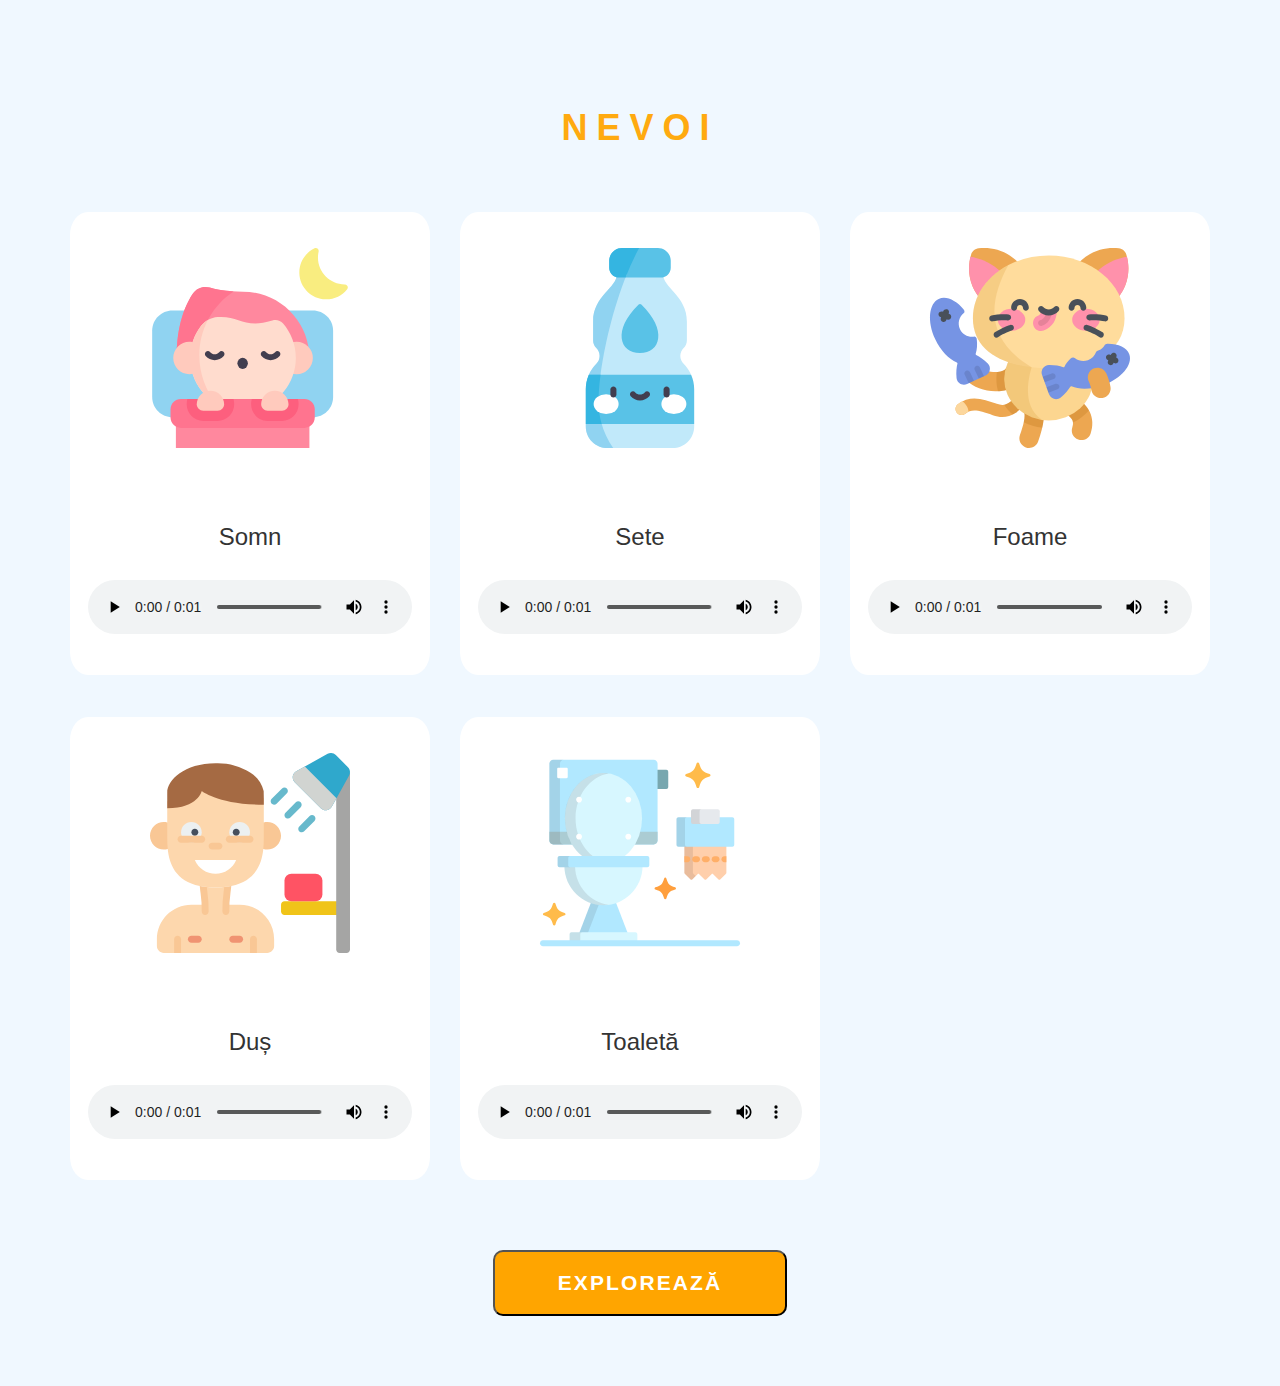
<file: pages/needs.html>
<!DOCTYPE html>
<html lang="en" dir="ltr">

<head>
  <meta charset="utf-8">
  <title>Nevoi</title>
  <meta charset="utf-8">
  <meta name="viewport" content="width=device-width, initial-scale=1">
  <link rel="stylesheet" href="https://maxcdn.bootstrapcdn.com/bootstrap/3.4.1/css/bootstrap.min.css">
  <script src="https://ajax.googleapis.com/ajax/libs/jquery/3.4.1/jquery.min.js"></script>
  <script src="https://maxcdn.bootstrapcdn.com/bootstrap/3.4.1/js/bootstrap.min.js"></script>
  <link rel="stylesheet" href="../styles/default-style-page.css">
  <link rel="icon" href="../resources/general/favicon.ico">
  <link rel="stylesheet" href="../styles/explore.css">
  <script src="../js/main.js"></script>
</head>

<body>
  <h1>Nevoi</h1>

      <div class="container">
        <div class="row">
          <div class="col-sm-4">
            <div class="flashcard-container">
              <img src="../resources/flashcards/needs/sleep.svg" alt="somn">
              <h3>Somn</h3>
              <audio controls class="mp3-player">
                <source src="../resources/sounds/needs/somn.mp3" type="audio/mp3">
                Browser-ul tău nu suportă elemente audio.
             </audio>
            </div>
          </div>
          <div class="col-sm-4">
            <div class="flashcard-container">
              <img src="../resources/flashcards/needs/water.svg" alt="sete">
              <h3>Sete</h3>
              <audio controls class="mp3-player">
                <source src="../resources/sounds/needs/sete.mp3" type="audio/mp3">
                Browser-ul tău nu suportă elemente audio.
             </audio>
            </div>
          </div>
          <div class="col-sm-4">
            <div class="flashcard-container">
              <img src="../resources/flashcards/needs/eat.svg" alt="foame">
              <h3>Foame</h3>
              <audio controls class="mp3-player">
                <source src="../resources/sounds/needs/foame.mp3" type="audio/mp3">
                Browser-ul tău nu suportă elemente audio.
             </audio>
            </div>
          </div>
        </div>

        <div class="row">
          <div class="col-sm-4">
            <div class="flashcard-container">
              <img src="../resources/flashcards/needs/shower.svg" alt="dus">
              <h3>Duș</h3>
              <audio controls class="mp3-player">
                <source src="../resources/sounds/needs/dus.mp3" type="audio/mp3">
                Browser-ul tău nu suportă elemente audio.
             </audio>
            </div>
          </div>
          <div class="col-sm-4">
            <div class="flashcard-container">
              <img src="../resources/flashcards/needs/toilet.svg" alt="toaleta">
              <h3>Toaletă</h3>
              <audio controls class="mp3-player">
                <source src="../resources/sounds/needs/toaleta.mp3" type="audio/mp3">
                Browser-ul tău nu suportă elemente audio.
             </audio>
            </div>
          </div>
        </div>

        <div class="row explore-button-container ">
          <div class="col-md-10 col-md-offset-1">
            <button type="button" name="exploreaza" class="explore-button" onClick="showExploreContainer()">Explorează</button>

            <div id="documents-container" style="display: none;">
              <p>Selectează din lista de mai jos fișa de lucru pe care îți dorești să o descarci:</p>
              <a href="../resources/worksheets/needs/pdf/Nevoi-Planse-de-colorat.pdf" download="Nevoi-Planse-de-colorat.pdf" target="_blank">Planșe de colorat</a><br/>
              <a href="../resources/worksheets/needs/pdf/Nevoi-Potriveste-Imaginile.pdf" download="Nevoi-Potriveste-Imaginile.pdf" target="_blank">Potrivește imaginile</a><br/>
              <a href="../resources/worksheets/needs/pdf/Nevoi-Banca-de-cuvinte.pdf" download="Nevoi-Banca-de-cuvinte.pdf" target="_blank">Banca de cuvinte</a><br/>
              <a href="../resources/worksheets/needs/pdf/Nevoi-Banca-de-imagini.pdf" download="Nevoi-Banca-de-imagini.pdf" target="_blank">Banca de imagini</a><br/>
            </div>
          </div>
        </div>
      </div>
</body>

</html>
</file>
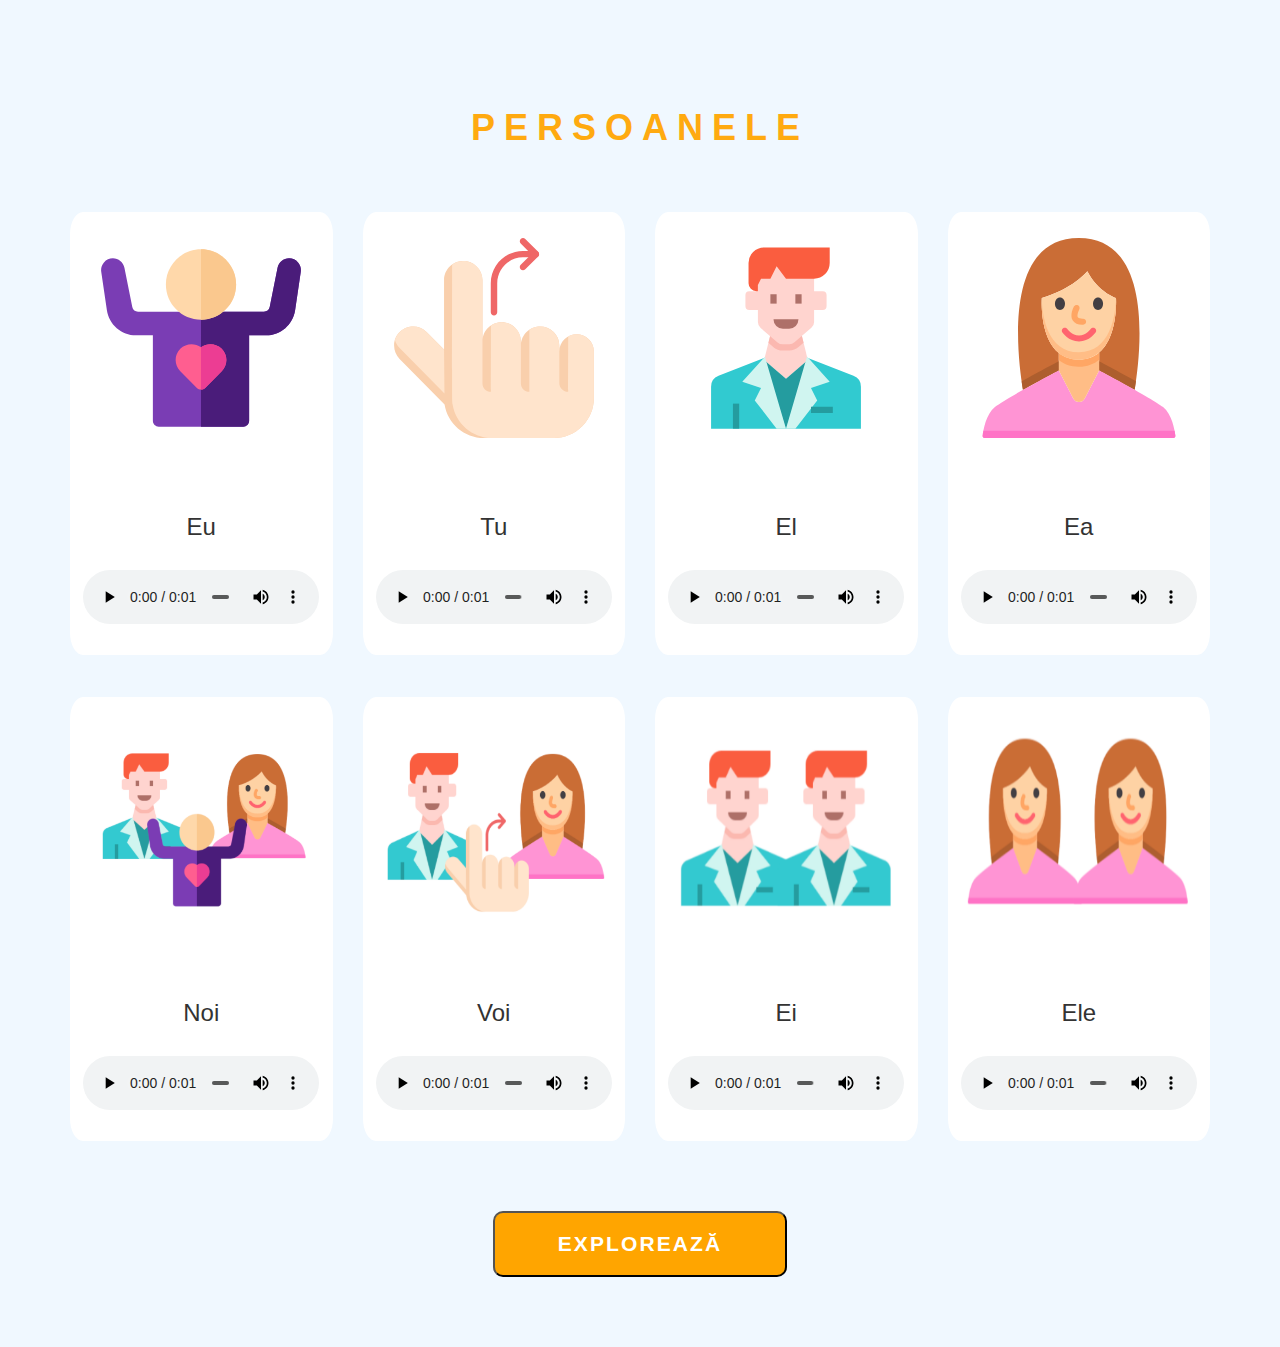
<file: pages/pronouns.html>
<!DOCTYPE html>
<html lang="en" dir="ltr">

<head>
  <meta charset="utf-8">
  <title>Persoanele</title>
  <meta charset="utf-8">
  <meta name="viewport" content="width=device-width, initial-scale=1">
  <link rel="stylesheet" href="https://maxcdn.bootstrapcdn.com/bootstrap/3.4.1/css/bootstrap.min.css">
  <script src="https://ajax.googleapis.com/ajax/libs/jquery/3.4.1/jquery.min.js"></script>
  <script src="https://maxcdn.bootstrapcdn.com/bootstrap/3.4.1/js/bootstrap.min.js"></script>
  <link rel="stylesheet" href="../styles/default-style-page.css">
  <link rel="icon" href="../resources/general/favicon.ico">
  <link rel="stylesheet" href="../styles/explore.css">
  <script src="../js/main.js"></script>
</head>

<body>
  <h1>Persoanele</h1>

      <div class="container">
        <div class="row">
          <div class="col-sm-3">
            <div class="flashcard-container">
              <img src="../resources/flashcards/pronouns/me.svg" alt="eu">
              <h3>Eu</h3>
              <audio controls class="mp3-player">
                <source src="../resources/sounds/pronouns/eu.mp3" type="audio/mp3">
                Browser-ul tău nu suportă elemente audio.
             </audio>
            </div>
          </div>
          <div class="col-sm-3">
            <div class="flashcard-container">
              <img src="../resources/flashcards/pronouns/you.svg" alt="tu">
              <h3>Tu</h3>
              <audio controls class="mp3-player">
                <source src="../resources/sounds/pronouns/tu.mp3" type="audio/mp3">
                Browser-ul tău nu suportă elemente audio.
             </audio>
            </div>
          </div>
          <div class="col-sm-3">
            <div class="flashcard-container">
              <img src="../resources/flashcards/pronouns/he.svg" alt="he">
              <h3>El</h3>
              <audio controls class="mp3-player">
                <source src="../resources/sounds/pronouns/el.mp3" type="audio/mp3">
                Browser-ul tău nu suportă elemente audio.
             </audio>
            </div>
          </div>
          <div class="col-sm-3">
            <div class="flashcard-container">
              <img src="../resources/flashcards/pronouns/she.svg" alt="ea">
              <h3>Ea</h3>
              <audio controls class="mp3-player">
                <source src="../resources/sounds/pronouns/ea.mp3" type="audio/mp3">
                Browser-ul tău nu suportă elemente audio.
             </audio>
            </div>
          </div>
        </div>

        <div class="row">
          <div class="col-sm-3">
            <div class="flashcard-container">
              <img src="../resources/flashcards/pronouns/us.png" alt="noi">
              <h3>Noi</h3>
              <audio controls class="mp3-player">
                <source src="../resources/sounds/pronouns/noi.mp3" type="audio/mp3">
                Browser-ul tău nu suportă elemente audio.
             </audio>
            </div>
          </div>
          <div class="col-sm-3">
            <div class="flashcard-container">
              <img src="../resources/flashcards/pronouns/you.png" alt="voi">
              <h3>Voi</h3>
              <audio controls class="mp3-player">
                <source src="../resources/sounds/pronouns/voi.mp3" type="audio/mp3">
                Browser-ul tău nu suportă elemente audio.
             </audio>
            </div>
          </div>
          <div class="col-sm-3">
            <div class="flashcard-container">
              <img src="../resources/flashcards/pronouns/they-men.png" alt="ei">
              <h3>Ei</h3>
              <audio controls class="mp3-player">
                <source src="../resources/sounds/pronouns/ei.mp3" type="audio/mp3">
                Browser-ul tău nu suportă elemente audio.
             </audio>
            </div>
          </div>
          <div class="col-sm-3">
            <div class="flashcard-container">
              <img src="../resources/flashcards/pronouns/they-girls.png" alt="ele">
              <h3>Ele</h3>
              <audio controls class="mp3-player">
                <source src="../resources/sounds/pronouns/ele.mp3" type="audio/mp3">
                Browser-ul tău nu suportă elemente audio.
             </audio>
            </div>
          </div>
        </div>

        <div class="row explore-button-container ">
          <div class="col-md-10 col-md-offset-1">
            <button type="button" name="exploreaza" class="explore-button" onClick="showExploreContainer()">Explorează</button>

            <div id="documents-container" style="display: none;">
              <p>Selectează din lista de mai jos fișa de lucru pe care îți dorești să o descarci:</p>
              <a href="../resources/worksheets/pronouns/pdf/Persoanele-Planse-de-colorat.pdf" download="Persoanele-Planse-de-colorat.pdf" target="_blank">Planșe de colorat</a><br/>
              <a href="../resources/worksheets/pronouns/pdf/Persoanele-Potriveste-Imaginile.pdf" download="Persoanele-Potriveste-Imaginile.pdf" target="_blank">Potrivește imaginile</a><br/>
              <a href="../resources/worksheets/pronouns/pdf/Persoanele-Banca-de-cuvinte.pdf" download="Persoanele-Banca-de-cuvinte.pdf" target="_blank">Banca de cuvinte</a><br/>
              <a href="../resources/worksheets/pronouns/pdf/Persoanele-Banca-de-imagini.pdf" download="Persoanele-Banca-de-imagini.pdf" target="_blank">Banca de imagini</a><br/>
            </div>
          </div>
        </div>
      </div>
</body>

</html>
</file>
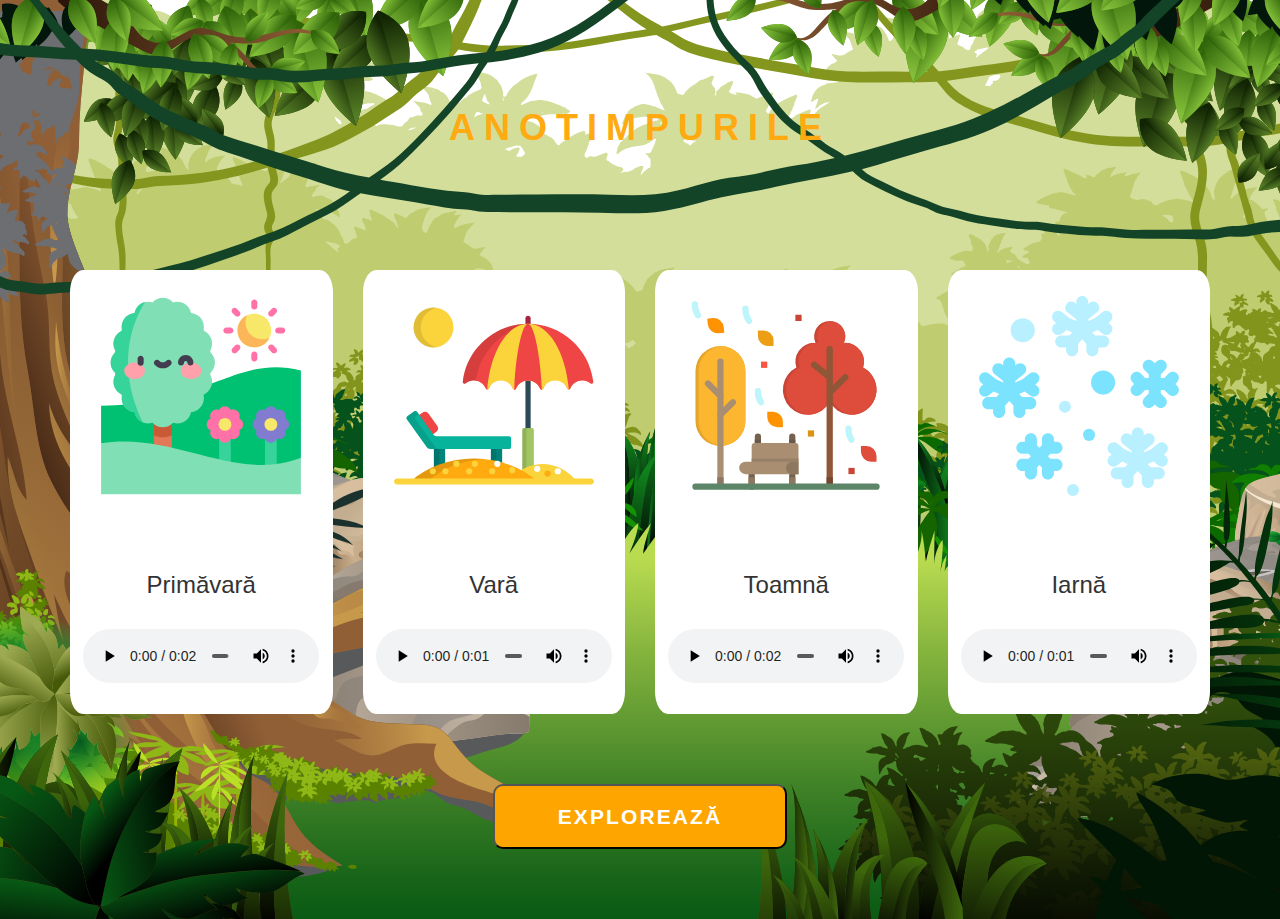
<file: pages/seasons.html>
<!DOCTYPE html>
<html lang="en" dir="ltr">

<head>
  <meta charset="utf-8">
  <title>Anotimpurile</title>
  <meta charset="utf-8">
  <meta name="viewport" content="width=device-width, initial-scale=1">
  <link rel="stylesheet" href="https://maxcdn.bootstrapcdn.com/bootstrap/3.4.1/css/bootstrap.min.css">
  <script src="https://ajax.googleapis.com/ajax/libs/jquery/3.4.1/jquery.min.js"></script>
  <script src="https://maxcdn.bootstrapcdn.com/bootstrap/3.4.1/js/bootstrap.min.js"></script>
  <link rel="stylesheet" href="../styles/seasons-page.css">
  <link rel="icon" href="../resources/general/favicon.ico">
  <link rel="stylesheet" href="../styles/explore.css">
  <script src="../js/main.js"></script>
</head>

<body>
  <h1>Anotimpurile</h1>
  <div class="container">
    <div class="row">
      <div class="container">
        <div class="row">
          <div class="col-sm-3">
            <div class="flashcard-container">
              <img src="../resources/flashcards/seasons/spring.svg" alt="primavara">
              <h3>Primăvară</h3>
              <audio controls class="mp3-player">
                <source src="../resources/sounds/seasons/primavara.mp3" type="audio/mp3">
                Browser-ul tău nu suportă elemente audio.
             </audio>
            </div>
          </div>
          <div class="col-sm-3">
            <div class="flashcard-container">
              <img src="../resources/flashcards/seasons/summer.svg" alt="vara">
              <h3>Vară</h3>
              <audio controls class="mp3-player">
                <source src="../resources/sounds/seasons/vara.mp3" type="audio/mp3">
                Browser-ul tău nu suportă elemente audio.
             </audio>
            </div>
          </div>
          <div class="col-sm-3">
            <div class="flashcard-container">
              <img src="../resources/flashcards/seasons/autumn.svg" alt="toamna">
              <h3>Toamnă</h3>
              <audio controls class="mp3-player">
                <source src="../resources/sounds/seasons/toamna.mp3" type="audio/mp3">
                Browser-ul tău nu suportă elemente audio.
             </audio>
            </div>
          </div>
          <div class="col-sm-3">
            <div class="flashcard-container">
              <img src="../resources/flashcards/seasons/winter.svg" alt="iarna">
              <h3>Iarnă</h3>
              <audio controls class="mp3-player">
                <source src="../resources/sounds/seasons/iarna.mp3" type="audio/mp3">
                Browser-ul tău nu suportă elemente audio.
             </audio>
            </div>
          </div>
        </div>
      </div>
    </div>

    <div class="row explore-button-container ">
      <div class="col-md-10 col-md-offset-1">
        <button type="button" name="exploreaza" class="explore-button" onClick="showExploreContainer()">Explorează</button>

        <div id="documents-container" style="display: none;">
          <p>Selectează din lista de mai jos fișa de lucru pe care îți dorești să o descarci:</p>
          <a href="../resources/worksheets/seasons/pdf/Anotimpurile-Planse-de-colorat.pdf" download="Anotimpurile-Planse-de-colorat.pdf" target="_blank">Planșe de colorat</a><br/>
          <a href="../resources/worksheets/seasons/pdf/Anotimpurile-Potriveste-imaginile.pdf" download="Anotimpurile-Potriveste-Imaginile.pdf" target="_blank">Potrivește imaginile</a><br/>
          <a href="../resources/worksheets/seasons/pdf/Anotimpurile-Banca-de-cuvinte.pdf" download="Anotimpurile-Banca-de-cuvinte.pdf" target="_blank">Banca de cuvinte</a><br/>
          <a href="../resources/worksheets/seasons/pdf/Anotimpurile-Banca-de-imagini.pdf" download="Anotimpurile-Banca-de-imagini.pdf" target="_blank">Banca de imagini</a><br/>
        </div>
      </div>
    </div>
  </div>
</body>

</html>
</file>
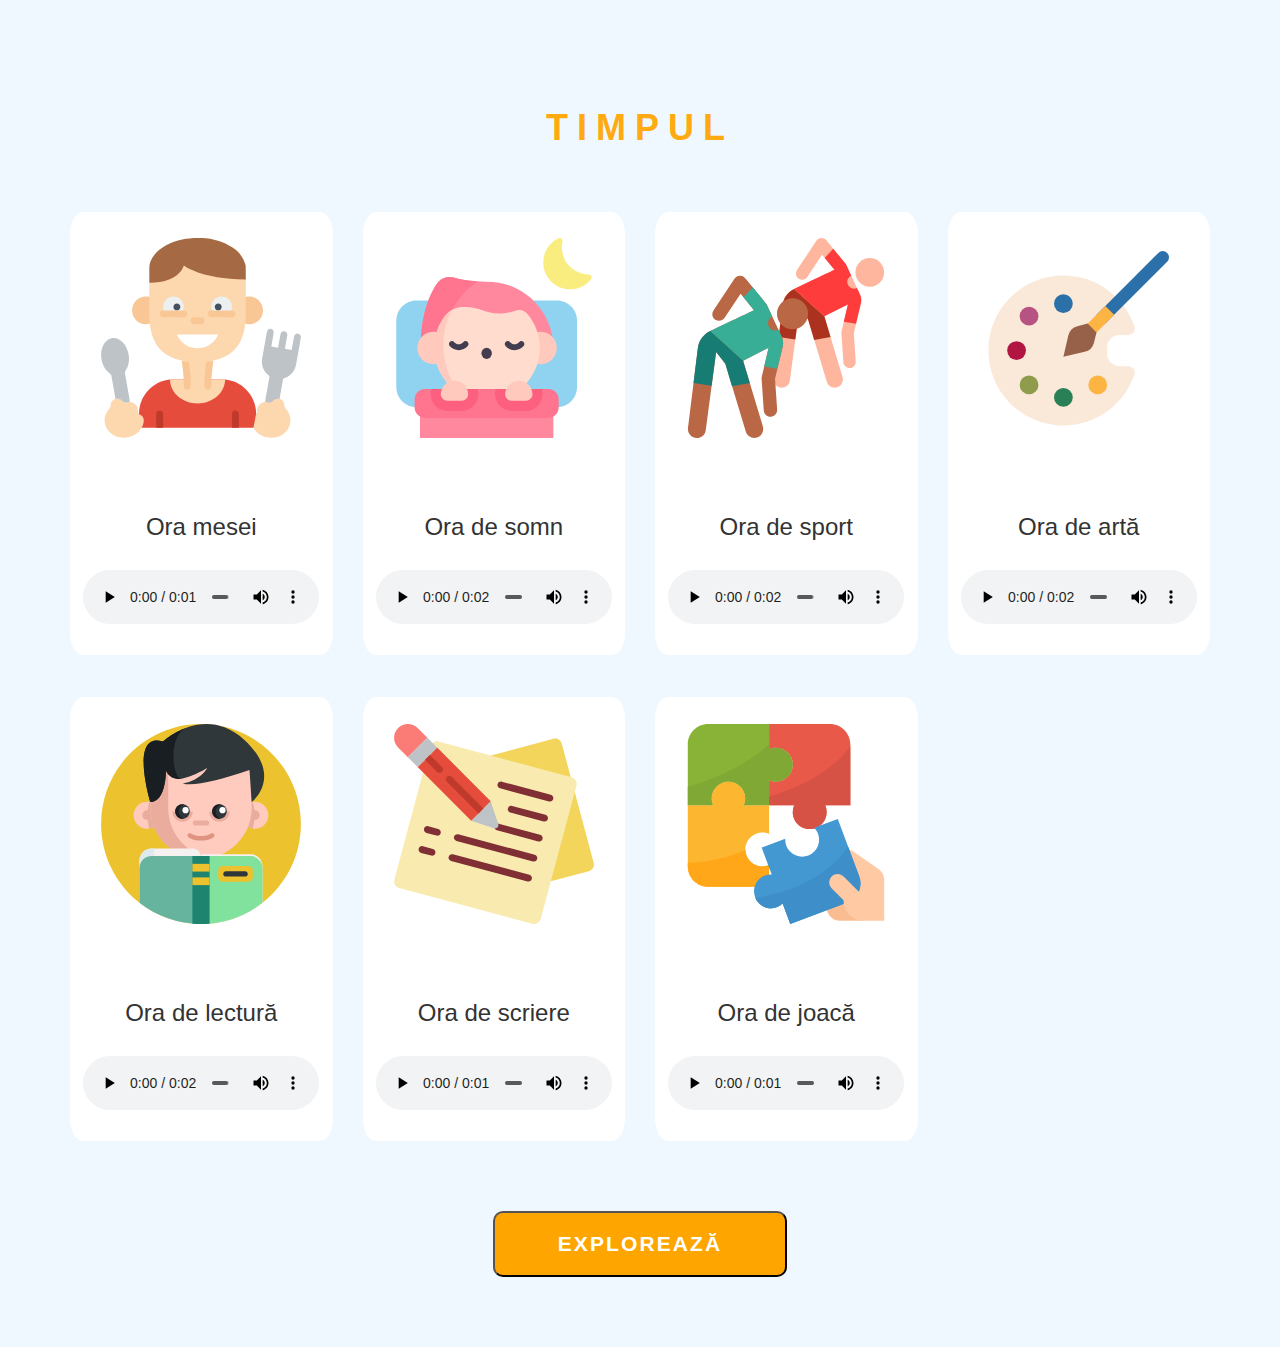
<file: pages/time.html>
<!DOCTYPE html>
<html lang="en" dir="ltr">

<head>
  <meta charset="utf-8">
  <title>Timpul</title>
  <meta charset="utf-8">
  <meta name="viewport" content="width=device-width, initial-scale=1">
  <link rel="stylesheet" href="https://maxcdn.bootstrapcdn.com/bootstrap/3.4.1/css/bootstrap.min.css">
  <script src="https://ajax.googleapis.com/ajax/libs/jquery/3.4.1/jquery.min.js"></script>
  <script src="https://maxcdn.bootstrapcdn.com/bootstrap/3.4.1/js/bootstrap.min.js"></script>
  <link rel="stylesheet" href="../styles/default-style-page.css">
  <link rel="icon" href="../resources/general/favicon.ico">
  <link rel="stylesheet" href="../styles/explore.css">
  <script src="../js/main.js"></script>
</head>

<body>
  <h1>Timpul</h1>

      <div class="container">

        <div class="row">
          <div class="col-sm-3">
            <div class="flashcard-container">
              <img src="../resources/flashcards/time/eat.svg" alt="ora mesei">
              <h3>Ora mesei</h3>
              <audio controls class="mp3-player">
                <source src="../resources/sounds/time/ora-mesei.mp3" type="audio/mp3">
                Browser-ul tău nu suportă elemente audio.
             </audio>
            </div>
          </div>
          <div class="col-sm-3">
            <div class="flashcard-container">
              <img src="../resources/flashcards/time/sleep.svg" alt="ora de somn">
              <h3>Ora de somn</h3>
              <audio controls class="mp3-player">
                <source src="../resources/sounds/time/ora-de-somn.mp3" type="audio/mp3">
                Browser-ul tău nu suportă elemente audio.
             </audio>
            </div>
          </div>
          <div class="col-sm-3">
            <div class="flashcard-container">
              <img src="../resources/flashcards/time/sport.svg" alt="ora de sport">
              <h3>Ora de sport</h3>
              <audio controls class="mp3-player">
                <source src="../resources/sounds/time/ora-de-sport.mp3" type="audio/mp3">
                Browser-ul tău nu suportă elemente audio.
             </audio>
            </div>
          </div>
          <div class="col-sm-3">
            <div class="flashcard-container">
              <img src="../resources/flashcards/time/paint.svg" alt="ora de arta">
              <h3>Ora de artă</h3>
              <audio controls class="mp3-player">
                <source src="../resources/sounds/time/ora-de-arta.mp3" type="audio/mp3">
                Browser-ul tău nu suportă elemente audio.
             </audio>
            </div>
          </div>
        </div>

        <div class="row">
          <div class="col-sm-3">
            <div class="flashcard-container">
              <img src="../resources/flashcards/time/read.svg" alt="ora de lectura">
              <h3>Ora de lectură</h3>
              <audio controls class="mp3-player">
                <source src="../resources/sounds/time/ora-de-lectura.mp3" type="audio/mp3">
                Browser-ul tău nu suportă elemente audio.
             </audio>
            </div>
          </div>
          <div class="col-sm-3">
            <div class="flashcard-container">
              <img src="../resources/flashcards/time/write.svg" alt="ora de scriere">
              <h3>Ora de scriere</h3>
              <audio controls class="mp3-player">
                <source src="../resources/sounds/time/ora-de-scriere.mp3" type="audio/mp3">
                Browser-ul tău nu suportă elemente audio.
             </audio>
            </div>
          </div>
          <div class="col-sm-3">
            <div class="flashcard-container">
              <img src="../resources/flashcards/time/jigsaw.svg" alt="ora de joaca">
              <h3>Ora de joacă</h3>
              <audio controls class="mp3-player">
                <source src="../resources/sounds/time/ora-de-joaca.mp3" type="audio/mp3">
                Browser-ul tău nu suportă elemente audio.
             </audio>
            </div>
          </div>
        </div>

        <div class="row explore-button-container ">
          <div class="col-md-10 col-md-offset-1">
            <button type="button" name="exploreaza" class="explore-button" onClick="showExploreContainer()">Explorează</button>

            <div id="documents-container" style="display: none;">
              <p>Selectează din lista de mai jos fișa de lucru pe care îți dorești să o descarci:</p>
              <a href="../resources/worksheets/time/pdf/Timpul-Planse-de-colorat.pdf" download="Timpul-Planse-de-colorat.pdf" target="_blank">Planșe de colorat</a><br/>
              <a href="../resources/worksheets/time/pdf/Timpul-Potriveste-Imaginile.pdf" download="Timpul-Potriveste-Imaginile.pdf" target="_blank">Potrivește imaginile</a><br/>
              <a href="../resources/worksheets/time/pdf/Timpul-Banca-de-cuvinte.pdf" download="Timpul-Banca-de-cuvinte.pdf" target="_blank">Banca de cuvinte</a><br/>
              <a href="../resources/worksheets/time/pdf/Timpul-Banca-de-imagini.pdf" download="Timpul-Banca-de-imagini.pdf" target="_blank">Banca de imagini</a><br/>
              <a href="../resources/worksheets/time/images/Rutina-Spalatul-pe-dinti.jpg" download="Rutina-Spalatul-pe-dinti.jpg" target="_blank">Rutina spălatului pe dinți</a><br/>
            </div>
          </div>
        </div>
      </div>
</body>

</html>
</file>
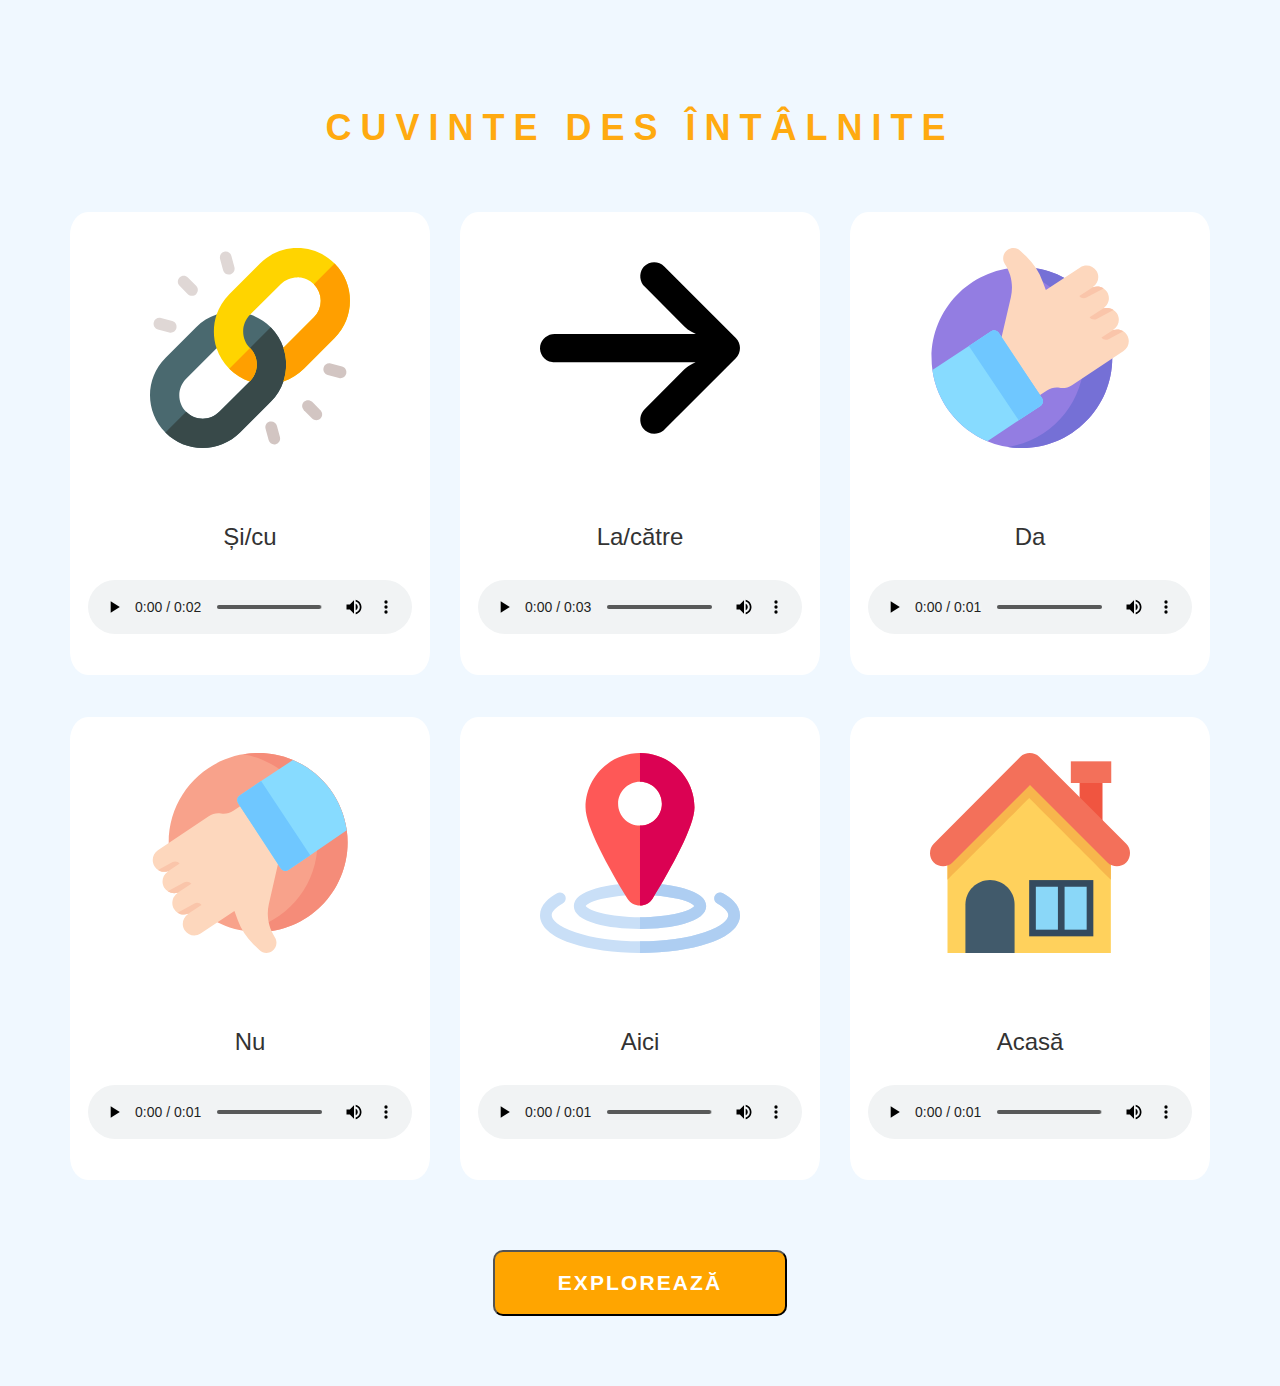
<file: pages/words.html>
<!DOCTYPE html>
<html lang="en" dir="ltr">

<head>
  <meta charset="utf-8">
  <title>Cuvinte</title>
  <meta charset="utf-8">
  <meta name="viewport" content="width=device-width, initial-scale=1">
  <link rel="stylesheet" href="https://maxcdn.bootstrapcdn.com/bootstrap/3.4.1/css/bootstrap.min.css">
  <script src="https://ajax.googleapis.com/ajax/libs/jquery/3.4.1/jquery.min.js"></script>
  <script src="https://maxcdn.bootstrapcdn.com/bootstrap/3.4.1/js/bootstrap.min.js"></script>
  <link rel="stylesheet" href="../styles/default-style-page.css">
  <link rel="icon" href="../resources/general/favicon.ico">
  <link rel="stylesheet" href="../styles/explore.css">
  <script src="../js/main.js"></script>
</head>

<body>
  <h1>Cuvinte des întâlnite</h1>

      <div class="container">
        <div class="row">
          <div class="col-sm-4">
            <div class="flashcard-container">
              <img src="../resources/flashcards/words/and.svg" alt="si">
              <h3>Și/cu</h3>
              <audio controls class="mp3-player">
                <source src="../resources/sounds/words/si-cu.mp3" type="audio/mp3">
                Browser-ul tău nu suportă elemente audio.
             </audio>
            </div>
          </div>
          <div class="col-sm-4">
            <div class="flashcard-container">
              <img src="../resources/flashcards/words/to.svg" alt="la">
              <h3>La/către</h3>
              <audio controls class="mp3-player">
                <source src="../resources/sounds/words/la-catre.mp3" type="audio/mp3">
                Browser-ul tău nu suportă elemente audio.
             </audio>
            </div>
          </div>
          <div class="col-sm-4">
            <div class="flashcard-container">
              <img src="../resources/flashcards/words/yes.svg" alt="da">
              <h3>Da</h3>
              <audio controls class="mp3-player">
                <source src="../resources/sounds/words/da.mp3" type="audio/mp3">
                Browser-ul tău nu suportă elemente audio.
             </audio>
            </div>
          </div>
        </div>

        <div class="row">
          <div class="col-sm-4">
            <div class="flashcard-container">
              <img src="../resources/flashcards/words/no.svg" alt="nu">
              <h3>Nu</h3>
              <audio controls class="mp3-player">
                <source src="../resources/sounds/words/nu.mp3" type="audio/mp3">
                Browser-ul tău nu suportă elemente audio.
             </audio>
            </div>
          </div>
          <div class="col-sm-4">
            <div class="flashcard-container">
              <img src="../resources/flashcards/words/location.svg" alt="aici">
              <h3>Aici</h3>
              <audio controls class="mp3-player">
                <source src="../resources/sounds/words/aici.mp3" type="audio/mp3">
                Browser-ul tău nu suportă elemente audio.
             </audio>
            </div>
          </div>
          <div class="col-sm-4">
            <div class="flashcard-container">
              <img src="../resources/flashcards/words/home.svg" alt="acasa">
              <h3>Acasă</h3>
              <audio controls class="mp3-player">
                <source src="../resources/sounds/words/acasa.mp3" type="audio/mp3">
                Browser-ul tău nu suportă elemente audio.
             </audio>
            </div>
          </div>
        </div>

        <div class="row explore-button-container ">
          <div class="col-md-10 col-md-offset-1">
            <button type="button" name="exploreaza" class="explore-button" onClick="showExploreContainer()">Explorează</button>

            <div id="documents-container" style="display: none;">
              <p>Selectează din lista de mai jos fișa de lucru pe care îți dorești să o descarci:</p>
              <a href="../resources/worksheets/words/pdf/Cuvinte-Planse-de-colorat.pdf" download="Cuvinte-Planse-de-colorat.pdf" target="_blank">Planșe de colorat</a><br/>
              <a href="../resources/worksheets/words/pdf/Cuvinte-Potriveste-Imaginile.pdf" download="Cuvinte-Potriveste-Imaginile.pdf" target="_blank">Potrivește imaginile</a><br/>
              <a href="../resources/worksheets/words/pdf/Cuvinte-Banca-de-cuvinte.pdf" download="Cuvinte-Banca-de-cuvinte.pdf" target="_blank">Banca de cuvinte</a><br/>
              <a href="../resources/worksheets/words/pdf/Cuvinte-Banca-de-imagini.pdf" download="Cuvinte-Banca-de-imagini.pdf" target="_blank">Banca de imagini</a><br/>
            </div>
          </div>
        </div>
      </div>
</body>

</html>
</file>
<file: styles/main.css>
body {
  font-size: 16px;
  min-width: 475px;
}

.row {
  margin: 0;
}

.intro {
  background-image: url(../resources/images/playground-tiny.png);
  background-repeat: no-repeat;
  background-size: cover;
  min-height:100rem;
}

.intro-container {
  margin-top: 15%;
}

.intro-text {
  background-color: rgba(255, 253, 218,0.85);
  border-radius: 10px;
  color: #038AED;
  text-transform: uppercase;
  letter-spacing: 5px;
  text-align: center;
  min-height: 30em;
}

.intro-text h1 {
  font-size: 5em;
  padding-top: 10%;
}

.intro-text p {
  color: slateblue;
  text-transform: none;
  padding: 3em 5em;
  font-size: 1.2em;
  font-weight: bold;
}

.page-note{
  text-align: center;
  padding: 2em 1em;
  color: white;
  background-color: #AFD33B;
  margin: 0;
}

.container {
  margin-top: 5%;
}
.category-container {
  background-color: rgba(250,250,250,0.9);
  padding: 10% 5%;
  text-align: center;
  border-radius: 10%;
}

.category-container h3 {
  padding-bottom: 2rem;
  font-size: 3em;
}

.category-container p {
  font-size: 2em;
  color: #038AED;
  margin-bottom: 3em;
}

.category-container a {
  text-transform: uppercase;
  border-radius: 10px;
  font-weight: bold;
  letter-spacing: 0.1em;
  padding: 0.75em 3em;
  background-color: orange;
  font-size: 1.5em;
  color: white;
  transition: all 1s;
}

.category-container a:hover {
  color: white;
  background-color: green;
  text-decoration: none;
}

/* Colours */
.section-colours {
  background-image: url(../resources/images/color-swatch.jpg);
  background-repeat: no-repeat;
  background-size: cover;
  min-height: 25rem;
  padding: 3em;
  background-position: left;
  background-size: contain;
  background-color: #C0E1F2;
}

.rainbow-text {
  background-image: linear-gradient(to left, violet, indigo, blue, green, yellow, orange, red);   -webkit-background-clip: text;
  color: transparent;
}

/* Right side icons */
.section-seasons,
.section-actions,
.section-words,
.section-food,
.section-time {
  background-repeat: no-repeat;
  min-height: 25rem;
  padding: 3em;
  background-position: right;
  background-size: contain;
  background-color: #A4C7FF;
}

/* Left side icons */
.section-pronouns,
.section-feelings,
.section-needs,
.section-clothes,
.section-search {
  background-repeat: no-repeat;
  background-size: cover;
  min-height: 25rem;
  padding: 3em;
  background-position: left;
  background-size: contain;
  background-color: #C0E1F2;
}

/* Seasons */
.section-seasons {
  background-image: url(../resources/images/mountain.png);
}

/* Pronouns */
.section-pronouns {
  background-image: url(../resources/images/friends.svg);
}

/* Actions */
.section-actions {
  background-image: url(../resources/images/actions.png);
}

/* Feelings */
.section-feelings {
  background-image: url(../resources/images/feelings.svg);
}

/* Words */
.section-words {
  background-image: url(../resources/images/words.svg);
}

/* Needs */
.section-needs {
  background-image: url(../resources/images/needs.svg);
}

/* Food */
.section-food {
  background-image: url(../resources/images/food.svg);
}

/* Clothes */
.section-clothes {
  background-image: url(../resources/images/clothes.png);
}

/* Time */
.section-time {
  background-image: url(../resources/images/time.svg);
}

/* Search */
.section-search {
  background-image: url(../resources/images/search.jpg);
  background-color: white;
}

.footer {
  background-image: url(../resources/images/together.svg);
  background-repeat: no-repeat;
  min-height: 25rem;
  padding: 3em;
  background-position: center;
  background-size: contain;
  background-color: #F9FAFB;
}

.footer p {
  text-align: right;
  font-weight: bolder;
  color: darkslategrey;;
}
</file>
<file: styles/default-style-page.css>
body {
  background-color: aliceblue;
  background-repeat: repeat;
  background-size: cover;
}

h1 {
  text-align: center;
  color: #FFAA10;
  font-weight: bold;
  text-transform: uppercase;
  letter-spacing: 0.25em;
  margin-top: 3em;
}

.container {
  margin-top: 5%;
}

.flashcard-container {
  background-color: #fff;
  padding: 10% 5%;
  margin-bottom: 3em;
  border-radius: 5%;
}

.flashcard-container h3 {
  padding-bottom: 2rem;
  text-align: center;
}

.flashcard-container div {
  margin-bottom: 4em;
  width: 20rem;
  height: 20rem;
  margin: auto;
  border-radius: 50%;
}

.flashcard-container img {
  margin-bottom: 4em;
  width: 100%;
  height: 20rem;
}

.mp3-player{
  width:100%;
}
</file>
<file: styles/explore.css>
.explore-button-container {
  text-align: center;
  margin: 2em 0 5em;
}

button.explore-button {
    text-transform: uppercase;
    border-radius: 10px;
    font-weight: bold;
    letter-spacing: 0.1em;
    padding: 0.75em 3em;
    background-color: orange;
    font-size: 1.5em;
    color: white;
    transition: all 1s;
}

button.explore-button:hover {
  color: white;
  background-color: green;
  text-decoration: none;
}

#documents-container {
  margin-top: 4em;
  background-color: white;
  padding: 3em;
  border-radius: 10px;
  font-size: 1.5em;
  text-align: left;
}

#documents-container p {
  margin-bottom: 2em;
}
</file>
<file: styles/colors-page.css>
body {
  background-image: url(../resources/images/colorful.jpg);
  background-repeat: repeat;
  background-size: cover;
}

h1 {
  text-align: center;
  color: #FFAA10;
  font-weight: bold;
  text-transform: uppercase;
  letter-spacing: 0.25em;
  margin-top: 3em;
}

.container {
  margin-top: 5%;
}

.flashcard-container {
  background-color: #fff;
  padding: 10% 5%;
  margin-bottom: 3em;
  border-radius: 5%;
}

.flashcard-container h3 {
  padding-bottom: 2rem;
  text-align: center;
}

.flashcard-container div {
  margin-bottom: 4em;
  width: 20rem;
  height: 20rem;
  margin: auto;
  border-radius: 50%;
}

.color-red {
  background-color: red;
}

.color-white {
  background-color: white;
  border: 1px solid black;
}

.color-black {
  background-color: black;
}

.color-blue {
  background-color: blue;
}

.color-yellow {
  background-color: yellow;
}

.color-green {
  background-color: green;
}

.color-orange {
  background-color: orange;
}

.color-purple {
  background-color: purple;
}

.color-pink {
  background-color: pink;
}

.mp3-player{
  width:100%;
}
</file>
<file: styles/seasons-page.css>
body {
  background-image: url(../resources/images/jungle.svg);
  background-repeat: no-repeat;
  background-size: cover;
}

h1 {
  text-align: center;
  color: #FFAA10;
  font-weight: bold;
  text-transform: uppercase;
  letter-spacing: 0.25em;
  margin-top: 3em;
}

.container {
  margin-top: 5%;
}

.flashcard-container {
  background-color: #fff;
  padding: 10% 5%;
  margin-bottom: 3em;
  border-radius: 5%;
}

.flashcard-container h3 {
  padding-bottom: 2rem;
  text-align: center;
}

.flashcard-container img {
  margin-bottom: 4em;
  width: 100%;
  height: 20rem;
  -webkit-transition: -webkit-transform .8s ease-in-out;
  transition: transform .8s ease-in-out;
}

.flashcard-container img:hover {
  -webkit-transform: rotate(360deg);
  transform: rotate(360deg);
}

.mp3-player{
  width:100%;
}
</file>
